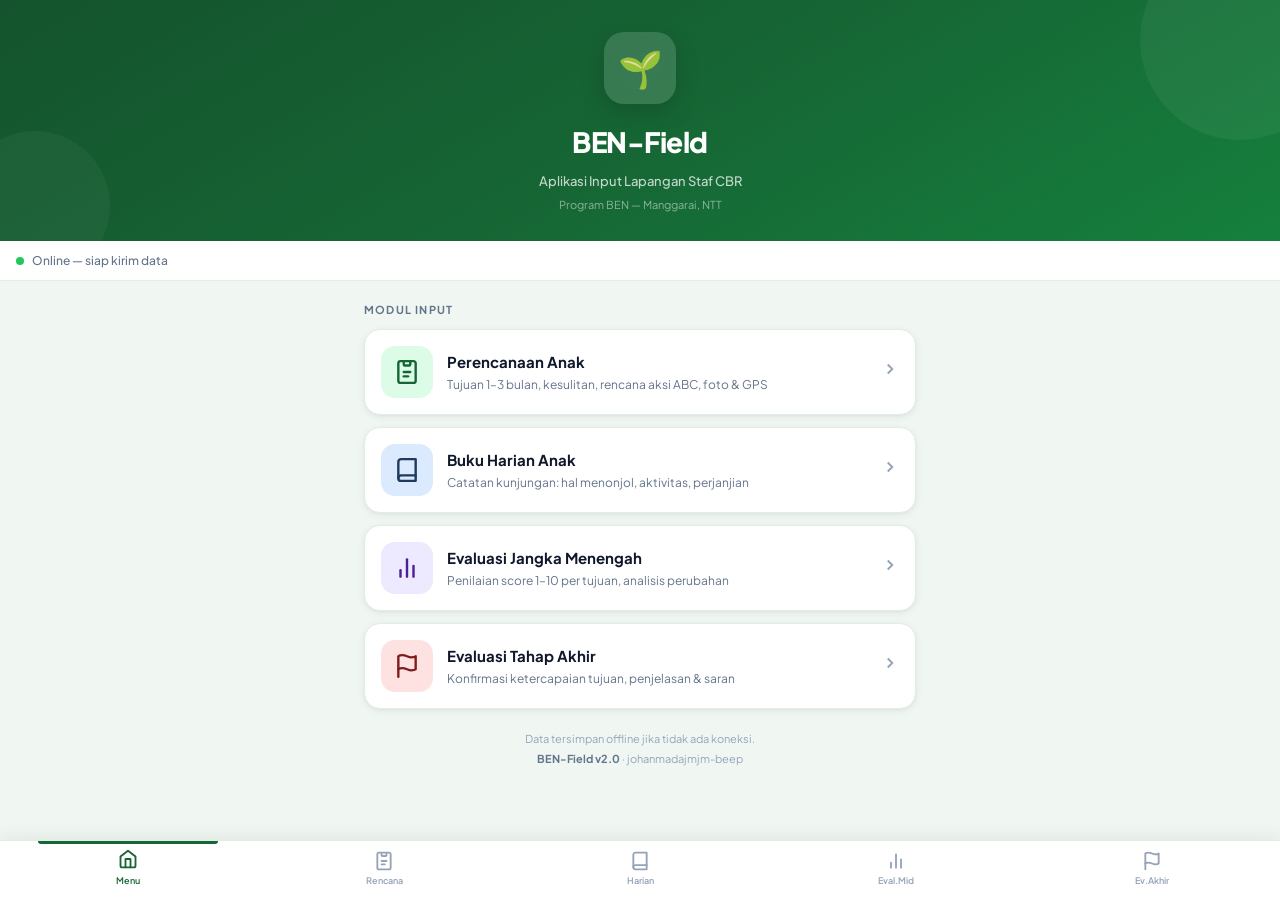
<file: index.html>
<!DOCTYPE html>
<html lang="id">
<head>
<meta charset="UTF-8">
<meta name="viewport" content="width=device-width, initial-scale=1.0, maximum-scale=1.0">
<meta name="mobile-web-app-capable" content="yes">
<meta name="theme-color" content="#14532D">
<title>BEN-Field</title>
<link rel="preconnect" href="https://fonts.googleapis.com">
<link rel="preconnect" href="https://fonts.gstatic.com" crossorigin>
<link href="https://fonts.googleapis.com/css2?family=Plus+Jakarta+Sans:wght@400;500;600;700;800&display=swap" rel="stylesheet">
<link rel="stylesheet" href="assets/css/shared.css">
<style>
body { padding-bottom: calc(68px + 24px) !important; }
.hero {
  background: linear-gradient(150deg, #14532D 0%, #166534 50%, #15803D 100%);
  padding: 32px 20px 28px;
  position: relative; overflow: hidden;
}
.hero::before {
  content:''; position:absolute; top:-60px; right:-60px;
  width:200px; height:200px; background:rgba(255,255,255,0.05); border-radius:50%;
}
.hero::after {
  content:''; position:absolute; bottom:-40px; left:-40px;
  width:150px; height:150px; background:rgba(255,255,255,0.04); border-radius:50%;
}
.hero-inner { position:relative; z-index:1; text-align:center; }
.hero-icon-wrap {
  width:72px; height:72px; margin:0 auto 16px;
  background:rgba(255,255,255,0.15);
  border-radius:20px; display:flex; align-items:center; justify-content:center;
  font-size:36px; backdrop-filter:blur(8px);
  box-shadow:0 8px 24px rgba(0,0,0,0.15);
}
.hero h1 { font-size:28px; font-weight:800; color:#fff; letter-spacing:-0.5px; margin-bottom:6px; }
.hero .tagline { font-size:13px; color:rgba(255,255,255,0.75); font-weight:500; }
.hero .program { font-size:11px; color:rgba(255,255,255,0.5); margin-top:4px; }

.status-row {
  display:flex; align-items:center; gap:8px;
  padding:10px 16px;
  background:#fff; border-bottom:1px solid var(--c-border);
  font-size:12px; font-weight:500; color:var(--c-text-muted);
}
.queue-pill {
  margin-left:auto; background:var(--c-amber); color:white;
  font-size:11px; font-weight:700; padding:4px 10px;
  border-radius:20px; display:none;
}
.queue-pill.show { display:block; }

.section-label {
  font-size:11px; font-weight:700; text-transform:uppercase;
  letter-spacing:1.2px; color:var(--c-text-muted); margin-bottom:10px;
}

.mod-card {
  background:var(--c-card); border-radius:var(--radius);
  border:1px solid var(--c-border); box-shadow:var(--shadow-sm);
  padding:16px; margin-bottom:12px;
  display:flex; align-items:center; gap:14px;
  text-decoration:none; color:var(--c-text);
  transition:all var(--transition);
  -webkit-tap-highlight-color:transparent;
}
.mod-card:hover { box-shadow:var(--shadow-md); transform:translateY(-1px); }
.mod-card:active { transform:scale(0.98); }

.mod-icon {
  width:52px; height:52px; border-radius:14px;
  display:flex; align-items:center; justify-content:center;
  flex-shrink:0;
}
.mod-icon.green  { background:#DCFCE7; color:#166534; }
.mod-icon.blue   { background:#DBEAFE; color:#1E3A5C; }
.mod-icon.purple { background:#EDE9FE; color:#4C1D95; }
.mod-icon.red    { background:#FEE2E2; color:#7F1D1D; }
.mod-icon svg    { width:26px; height:26px; }

.mod-text { flex:1; min-width:0; }
.mod-text h3 { font-size:15px; font-weight:700; margin-bottom:3px; }
.mod-text p  { font-size:12px; color:var(--c-text-muted); line-height:1.4; font-weight:400; }
.mod-arrow   { color:var(--c-text-soft); flex-shrink:0; }
.mod-arrow svg { width:18px; height:18px; }

.footer-note {
  text-align:center; font-size:11px; color:var(--c-text-soft);
  padding:8px 0 4px; line-height:1.8;
}
.footer-note strong { color:var(--c-text-muted); }
</style>
</head>
<body>
<div class="hero">
  <div class="hero-inner">
    <div class="hero-icon-wrap">🌱</div>
    <h1>BEN-Field</h1>
    <div class="tagline">Aplikasi Input Lapangan Staf CBR</div>
    <div class="program">Program BEN — Manggarai, NTT</div>
  </div>
</div>

<div class="status-row">
  <div class="status-dot" id="onlineDot"></div>
  <span id="onlineText">Memeriksa koneksi…</span>
  <div class="queue-pill" id="queuePill"></div>
</div>

<div class="main">
  <div class="section-label">Modul Input</div>

  <a class="mod-card" href="perencanaan-anak-ben.html">
    <div class="mod-icon green">
      <svg viewBox="0 0 24 24" fill="none" stroke="currentColor" stroke-width="2.2" stroke-linecap="round" stroke-linejoin="round"><rect x="9" y="2" width="6" height="4" rx="1"/><path d="M9 2H6a2 2 0 00-2 2v16a2 2 0 002 2h12a2 2 0 002-2V4a2 2 0 00-2-2h-3"/><line x1="9" y1="12" x2="15" y2="12"/><line x1="9" y1="16" x2="13" y2="16"/></svg>
    </div>
    <div class="mod-text">
      <h3>Perencanaan Anak</h3>
      <p>Tujuan 1–3 bulan, kesulitan, rencana aksi ABC, foto & GPS</p>
    </div>
    <div class="mod-arrow"><svg viewBox="0 0 24 24" fill="none" stroke="currentColor" stroke-width="2.5"><polyline points="9 18 15 12 9 6"/></svg></div>
  </a>

  <a class="mod-card" href="buku-harian.html">
    <div class="mod-icon blue">
      <svg viewBox="0 0 24 24" fill="none" stroke="currentColor" stroke-width="2.2" stroke-linecap="round" stroke-linejoin="round"><path d="M4 19.5A2.5 2.5 0 016.5 17H20"/><path d="M6.5 2H20v20H6.5A2.5 2.5 0 014 19.5v-15A2.5 2.5 0 016.5 2z"/></svg>
    </div>
    <div class="mod-text">
      <h3>Buku Harian Anak</h3>
      <p>Catatan kunjungan: hal menonjol, aktivitas, perjanjian</p>
    </div>
    <div class="mod-arrow"><svg viewBox="0 0 24 24" fill="none" stroke="currentColor" stroke-width="2.5"><polyline points="9 18 15 12 9 6"/></svg></div>
  </a>

  <a class="mod-card" href="evaluasi-menengah.html">
    <div class="mod-icon purple">
      <svg viewBox="0 0 24 24" fill="none" stroke="currentColor" stroke-width="2.2" stroke-linecap="round" stroke-linejoin="round"><line x1="18" y1="20" x2="18" y2="10"/><line x1="12" y1="20" x2="12" y2="4"/><line x1="6" y1="20" x2="6" y2="14"/></svg>
    </div>
    <div class="mod-text">
      <h3>Evaluasi Jangka Menengah</h3>
      <p>Penilaian score 1–10 per tujuan, analisis perubahan</p>
    </div>
    <div class="mod-arrow"><svg viewBox="0 0 24 24" fill="none" stroke="currentColor" stroke-width="2.5"><polyline points="9 18 15 12 9 6"/></svg></div>
  </a>

  <a class="mod-card" href="evaluasi-akhir.html">
    <div class="mod-icon red">
      <svg viewBox="0 0 24 24" fill="none" stroke="currentColor" stroke-width="2.2" stroke-linecap="round" stroke-linejoin="round"><path d="M4 15s1-1 4-1 5 2 8 2 4-1 4-1V3s-1 1-4 1-5-2-8-2-4 1-4 1z"/><line x1="4" y1="22" x2="4" y2="15"/></svg>
    </div>
    <div class="mod-text">
      <h3>Evaluasi Tahap Akhir</h3>
      <p>Konfirmasi ketercapaian tujuan, penjelasan & saran</p>
    </div>
    <div class="mod-arrow"><svg viewBox="0 0 24 24" fill="none" stroke="currentColor" stroke-width="2.5"><polyline points="9 18 15 12 9 6"/></svg></div>
  </a>

  <div class="footer-note">
    Data tersimpan offline jika tidak ada koneksi.<br>
    <strong>BEN-Field v2.0</strong> · johanmadajmjm-beep
  </div>
</div>

<script>
const QK=['ben_queue_perencanaan','ben_queue_buku_harian','ben_queue_eval_menengah','ben_queue_eval_akhir'];
function checkStatus(){
  const dot=document.getElementById('onlineDot');
  const txt=document.getElementById('onlineText');
  const pill=document.getElementById('queuePill');
  if(navigator.onLine){dot.className='status-dot';txt.textContent='Online — siap kirim data';}
  else{dot.className='status-dot offline';txt.textContent='Offline — data tersimpan lokal';}
  let t=0;QK.forEach(k=>{try{t+=JSON.parse(localStorage.getItem(k)||'[]').length;}catch{}});
  if(t>0){pill.textContent=t+' antrian belum terkirim';pill.classList.add('show');}
  else pill.classList.remove('show');
}
window.addEventListener('online',checkStatus);window.addEventListener('offline',checkStatus);
document.addEventListener('DOMContentLoaded',checkStatus);
</script>
<script>window.BEN_ACTIVE_NAV='nav-home';</script>
<script src="assets/js/nav.js"></script>
</body>
</html>
</file>
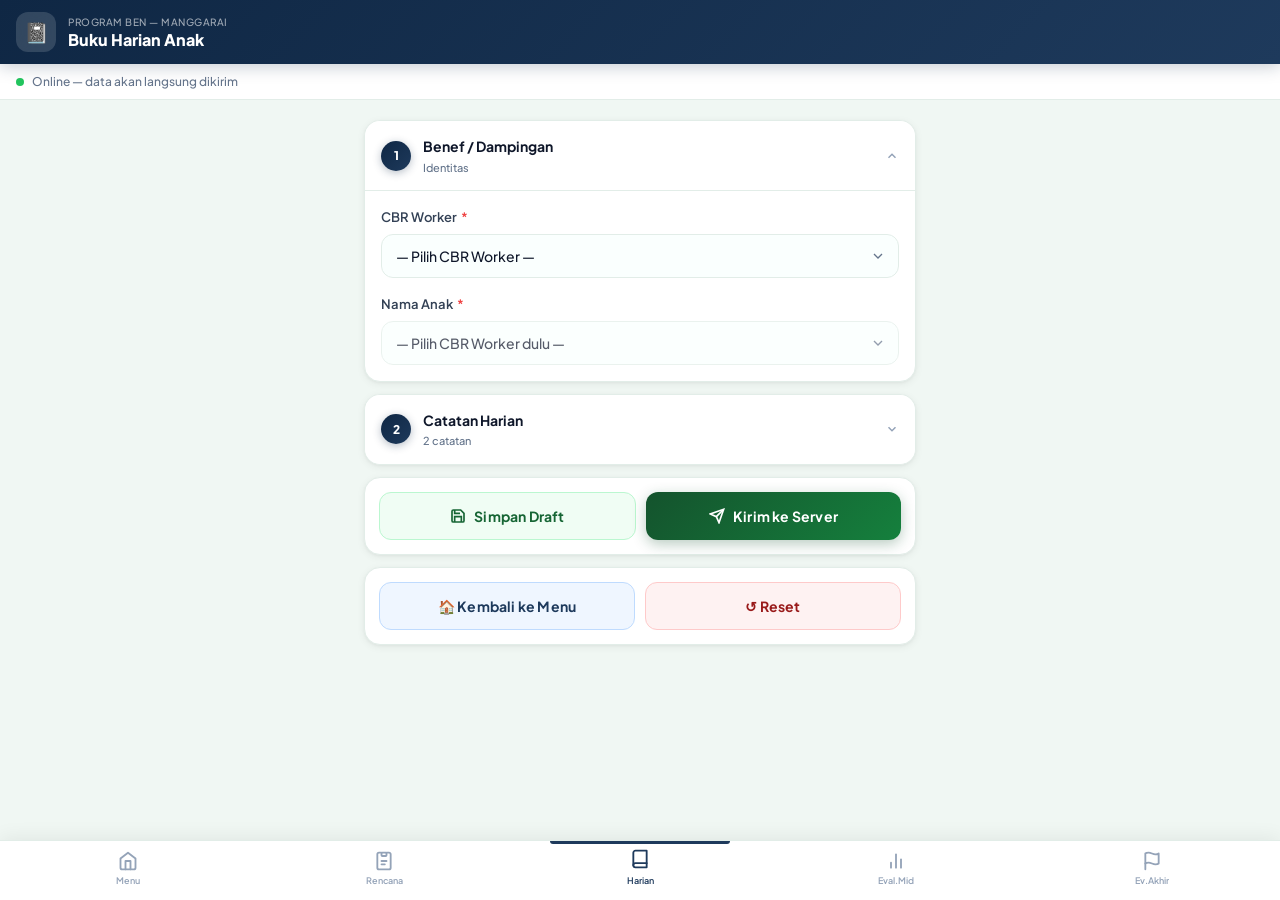
<file: buku-harian.html>
<!DOCTYPE html>
<html lang="id">
<head>
<meta charset="UTF-8">
<meta name="viewport" content="width=device-width, initial-scale=1.0, maximum-scale=1.0">
<meta name="mobile-web-app-capable" content="yes">
<meta name="theme-color" content="#0F2744">
<title>Buku Harian — BEN</title>
<link rel="preconnect" href="https://fonts.googleapis.com">
<link rel="preconnect" href="https://fonts.gstatic.com" crossorigin>
<link href="https://fonts.googleapis.com/css2?family=Plus+Jakarta+Sans:wght@400;500;600;700;800&display=swap" rel="stylesheet">
<link rel="stylesheet" href="assets/css/shared.css">
</head>
<body>
<script>
  window.BEN_MODULE = 'buku_harian';
  window.BEN_APPS_SCRIPT_URL = 'https://script.google.com/macros/s/AKfycbykXCG6hxn8xdQuv2BKAujYT5XGSCjTmJmxMLS1T3SeFqVAF3LK3G9Fxev-14rLw9WL/exec';
</script>

<div class="app-header h-blue">
  <div class="header-icon">📓</div>
  <div class="header-text">
    <div class="header-sub">Program BEN — Manggarai</div>
    <div class="header-title">Buku Harian Anak</div>
  </div>
  <div class="header-badge" id="queueBadge" onclick="openQueueModal()">
    <span class="dot"></span><span id="queueCount">0</span> antrian
  </div>
</div>
<div class="status-pill">
  <div class="status-dot" id="statusDot"></div>
  <span id="statusText">Memeriksa koneksi…</span>
</div>

<div class="main">

  <!-- IDENTITAS -->
  <div class="s-card">
    <div class="s-header open" id="shdr-s1" onclick="toggleSection('s1')">
      <div class="s-step blue">1</div>
      <div class="s-info"><div class="s-title">Benef / Dampingan</div><div class="s-sub">Identitas</div></div>
      <svg class="s-chevron open" id="schev-s1" width="14" height="14" viewBox="0 0 24 24" fill="none" stroke="currentColor" stroke-width="2.5"><polyline points="6 9 12 15 18 9"/></svg>
    </div>
    <div class="s-body open" id="sbody-s1">
      <div class="field">
        <label class="field-label">CBR Worker <span class="req">*</span></label>
        <select id="cbrWorker" onchange="onWorkerChange()"></select>
      </div>
      <div class="field">
        <label class="field-label">Nama Anak <span class="req">*</span></label>
        <select id="namaAnak" disabled><option value="">— Pilih CBR Worker dulu —</option></select>
      </div>
    </div>
  </div>

  <!-- CATATAN HARIAN -->
  <div class="s-card">
    <div class="s-header" id="shdr-s2" onclick="toggleSection('s2')">
      <div class="s-step blue">2</div>
      <div class="s-info"><div class="s-title">Catatan Harian</div><div class="s-sub" id="diaryCountLabel">2 catatan</div></div>
      <svg class="s-chevron" id="schev-s2" width="14" height="14" viewBox="0 0 24 24" fill="none" stroke="currentColor" stroke-width="2.5"><polyline points="6 9 12 15 18 9"/></svg>
    </div>
    <div class="s-body" id="sbody-s2">
      <div id="diaryList"></div>
      <button class="btn-add blue" onclick="addDiary()">
        <svg width="14" height="14" viewBox="0 0 24 24" fill="none" stroke="currentColor" stroke-width="2.5"><line x1="12" y1="5" x2="12" y2="19"/><line x1="5" y1="12" x2="19" y2="12"/></svg>
        Tambah Catatan Harian
      </button>
    </div>
  </div>

  <div class="progress-wrap" id="progressBar"><div class="progress-fill" id="progressFill"></div></div>

  <div class="action-bar">
    <button class="btn btn-secondary" onclick="handleDraft()">
      <svg width="16" height="16" viewBox="0 0 24 24" fill="none" stroke="currentColor" stroke-width="2.5"><path d="M19 21H5a2 2 0 01-2-2V5a2 2 0 012-2h11l5 5v11a2 2 0 01-2 2z"/><polyline points="17 21 17 13 7 13 7 21"/><polyline points="7 3 7 8 15 8"/></svg>
      Simpan Draft
    </button>
    <button class="btn btn-primary" id="btnSubmit" onclick="handleSubmit()">
      <svg width="16" height="16" viewBox="0 0 24 24" fill="none" stroke="currentColor" stroke-width="2.5"><line x1="22" y1="2" x2="11" y2="13"/><polygon points="22 2 15 22 11 13 2 9 22 2"/></svg>
      Kirim ke Server
    </button>
  </div>
  <div class="action-bar" style="margin-bottom:0;">
    <button class="btn btn-ghost" onclick="window.location.href='index.html'">🏠 Kembali ke Menu</button>
    <button class="btn btn-danger" onclick="confirmReset()">↺ Reset</button>
  </div>
</div>

<div class="toast" id="toast"></div>
<div class="modal-overlay" id="queueModal">
  <div class="modal-box">
    <div class="modal-handle"></div>
    <div class="modal-title">Antrian Pengiriman</div>
    <div id="queueList"></div>
    <button class="btn btn-primary" style="margin-top:16px;" onclick="submitAllQueue()">Kirim Semua Sekarang</button>
  </div>
</div>
<div class="confirm-overlay" id="confirmOverlay">
  <div class="confirm-box">
    <div class="confirm-icon">⚠️</div>
    <div class="confirm-title">Reset Form?</div>
    <div class="confirm-desc">Data yang belum tersimpan akan hilang.</div>
    <div class="confirm-btns">
      <button class="btn-cancel-c" onclick="closeConfirm()">Batal</button>
      <button class="btn-do-reset" onclick="doReset()">Ya, Reset</button>
    </div>
  </div>
</div>

<script src="assets/js/data.js"></script>
<script src="assets/js/shared.js"></script>
<script>
let diaryIds=[], diaryCount=0;
const GUIDE='<strong>Panduan:</strong> Hal menonjol (baik & tantangan) · 5W1H · Aktivitas di rumah · Perjanjian dengan petugas RBM · Pertanyaan untuk kunjungan berikutnya';

document.addEventListener('DOMContentLoaded',()=>{
  initChildrenData(()=>{
    populateWorkerSelect(document.getElementById('cbrWorker'));
    const d=loadDraft();
    if(d){restoreForm(d);showToast('Draft sebelumnya dimuat','t-warning');}
  });
  if(!diaryIds.length){addDiary();addDiary();}
  updateStatusBar();updateQueueBadge();
});

function onWorkerChange(){populateChildSelect(document.getElementById('cbrWorker').value,document.getElementById('namaAnak'));}

function addDiary(data){
  diaryCount++;
  const id='dr_'+Date.now()+'_'+diaryCount;
  diaryIds.push(id);
  const n=diaryIds.length;
  const block=document.createElement('div');
  block.className='diary-block';block.id='dblock_'+id;
  block.innerHTML=`
    <div class="diary-block-hdr" onclick="toggleDiary('${id}')">
      <div class="diary-num">${n}</div>
      <div class="diary-title">Catatan Harian ${n}</div>
      <button class="diary-remove" onclick="removeDiary('${id}',event)">✕</button>
      <svg class="diary-chev open" id="dchev_${id}" width="12" height="12" viewBox="0 0 24 24" fill="none" stroke="rgba(255,255,255,0.7)" stroke-width="2.5"><polyline points="6 9 12 15 18 9"/></svg>
    </div>
    <div class="diary-body open" id="dbody_${id}">
      <div class="info-box blue" style="margin-bottom:12px;">${GUIDE}</div>
      <div class="field"><label class="field-label">Tanggal</label><input type="date" id="dtgl_${id}"></div>
      <div class="field"><label class="field-label">Catatan</label><textarea id="disi_${id}" rows="5" placeholder="Tuliskan catatan di sini…"></textarea></div>
    </div>`;
  document.getElementById('diaryList').appendChild(block);
  if(data){if(data.tanggal)document.getElementById('dtgl_'+id).value=data.tanggal;if(data.isi)document.getElementById('disi_'+id).value=data.isi;}
  updateDiaryLabel();
}
function removeDiary(id,e){
  e.stopPropagation();
  if(diaryIds.length<=1){showToast('Minimal 1 catatan harus ada','t-error');return;}
  document.getElementById('dblock_'+id)?.remove();
  diaryIds=diaryIds.filter(x=>x!==id);
  renumberDiary();
}
function renumberDiary(){
  diaryIds.forEach((id,i)=>{
    const n=i+1;
    const el=document.querySelector('#dblock_'+id+' .diary-num');if(el)el.textContent=n;
    const tl=document.querySelector('#dblock_'+id+' .diary-title');if(tl)tl.textContent='Catatan Harian '+n;
  });
  updateDiaryLabel();
}
function updateDiaryLabel(){document.getElementById('diaryCountLabel').textContent=diaryIds.length+' catatan';}
function toggleDiary(id){const b=document.getElementById('dbody_'+id),c=document.getElementById('dchev_'+id);const o=b.classList.toggle('open');c.classList.toggle('open',o);}

function collect(){
  const w=document.getElementById('cbrWorker'),a=document.getElementById('namaAnak');
  return {
    timestamp:new Date().toISOString(),modul:'buku_harian',
    cbrWorkerValue:w.value,cbrWorkerLabel:w.options[w.selectedIndex]?.text||'',
    namaAnakValue:a.value,namaAnakLabel:a.options[a.selectedIndex]?.text||'',
    tanggal:diaryIds[0]?document.getElementById('dtgl_'+diaryIds[0])?.value||'':'',
    diaries:diaryIds.map((id,i)=>({nomor:i+1,tanggal:document.getElementById('dtgl_'+id)?.value||'',isi:(document.getElementById('disi_'+id)?.value||'').trim()}))
  };
}
function validate(d){
  if(!d.cbrWorkerValue) return 'CBR Worker belum dipilih.';
  if(!d.namaAnakValue)  return 'Nama Anak belum dipilih.';
  if(!d.diaries.some(x=>x.isi)) return 'Minimal 1 catatan harus diisi.';
  return null;
}
function restoreForm(d){
  if(!d)return;
  const w=document.getElementById('cbrWorker'),a=document.getElementById('namaAnak');
  if(d.cbrWorkerValue){w.value=d.cbrWorkerValue;populateChildSelect(d.cbrWorkerValue,a);setTimeout(()=>{if(d.namaAnakValue)a.value=d.namaAnakValue;},50);}
  if(d.diaries&&d.diaries.length>0){document.getElementById('diaryList').innerHTML='';diaryIds=[];diaryCount=0;d.diaries.forEach(di=>addDiary(di));}
}
function handleDraft(){const d=collect(),e=validate(d);if(e){showToast('⚠️ '+e,'t-error');return;}saveDraft(d);showToast('Draft tersimpan','t-success');}
function handleSubmit(){const d=collect(),e=validate(d);if(e){showToast('⚠️ '+e,'t-error');return;}doSubmit(d,doReset);}
function doReset(){
  closeConfirm();clearDraft();
  document.getElementById('cbrWorker').value='';
  const a=document.getElementById('namaAnak');a.innerHTML='<option value="">— Pilih CBR Worker dulu —</option>';a.disabled=true;
  document.getElementById('diaryList').innerHTML='';diaryIds=[];diaryCount=0;addDiary();addDiary();
  window.scrollTo(0,0);showToast('Form dikosongkan','');
}
</script>
<script>window.BEN_ACTIVE_NAV='nav-harian';</script>
<script src="assets/js/nav.js"></script>
</body>
</html>
</file>
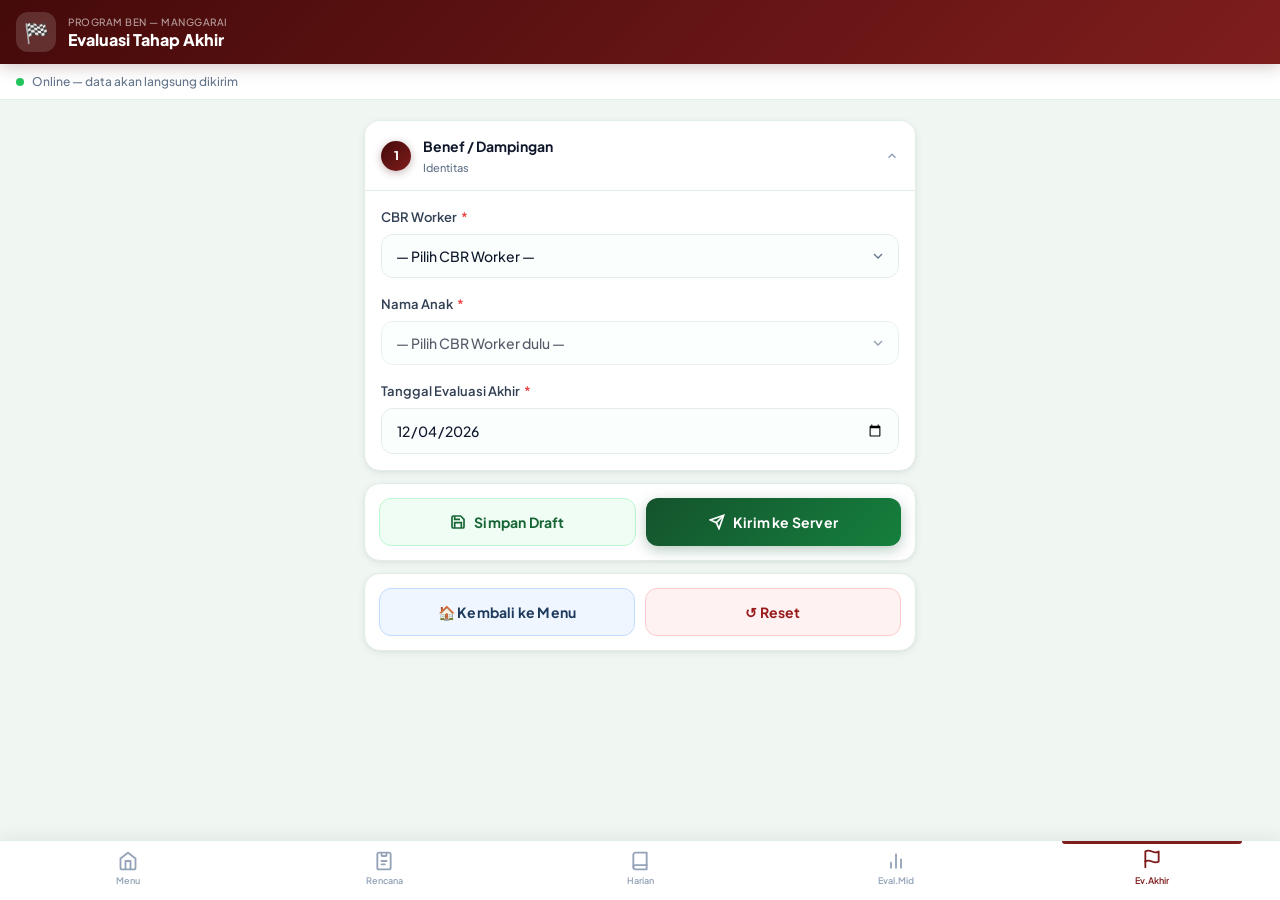
<file: evaluasi-akhir.html>
<!DOCTYPE html>
<html lang="id">
<head>
<meta charset="UTF-8">
<meta name="viewport" content="width=device-width, initial-scale=1.0, maximum-scale=1.0">
<meta name="mobile-web-app-capable" content="yes">
<meta name="theme-color" content="#450A0A">
<title>Evaluasi Akhir — BEN</title>
<link rel="preconnect" href="https://fonts.googleapis.com">
<link rel="preconnect" href="https://fonts.gstatic.com" crossorigin>
<link href="https://fonts.googleapis.com/css2?family=Plus+Jakarta+Sans:wght@400;500;600;700;800&display=swap" rel="stylesheet">
<link rel="stylesheet" href="assets/css/shared.css">
</head>
<body>
<script>
  window.BEN_MODULE = 'eval_akhir';
  window.BEN_APPS_SCRIPT_URL = 'https://script.google.com/macros/s/AKfycbykXCG6hxn8xdQuv2BKAujYT5XGSCjTmJmxMLS1T3SeFqVAF3LK3G9Fxev-14rLw9WL/exec';
</script>

<div class="app-header h-red">
  <div class="header-icon">🏁</div>
  <div class="header-text">
    <div class="header-sub">Program BEN — Manggarai</div>
    <div class="header-title">Evaluasi Tahap Akhir</div>
  </div>
  <div class="header-badge" id="queueBadge" onclick="openQueueModal()">
    <span class="dot"></span><span id="queueCount">0</span> antrian
  </div>
</div>
<div class="status-pill">
  <div class="status-dot" id="statusDot"></div>
  <span id="statusText">Memeriksa koneksi…</span>
</div>

<div class="main">
  <div class="s-card">
    <div class="s-header open" id="shdr-s1" onclick="toggleSection('s1')">
      <div class="s-step red">1</div>
      <div class="s-info"><div class="s-title">Benef / Dampingan</div><div class="s-sub">Identitas</div></div>
      <svg class="s-chevron open" id="schev-s1" width="14" height="14" viewBox="0 0 24 24" fill="none" stroke="currentColor" stroke-width="2.5"><polyline points="6 9 12 15 18 9"/></svg>
    </div>
    <div class="s-body open" id="sbody-s1">
      <div class="field"><label class="field-label">CBR Worker <span class="req">*</span></label><select id="cbrWorker" onchange="onWorkerChange()"></select></div>
      <div class="field"><label class="field-label">Nama Anak <span class="req">*</span></label><select id="namaAnak" disabled onchange="onAnakChange()"><option value="">— Pilih CBR Worker dulu —</option></select></div>
      <div class="field"><label class="field-label">Tanggal Evaluasi Akhir <span class="req">*</span></label><input type="date" id="tanggal"></div>
    </div>
  </div>

  <div id="evalContainer"></div>

  <div class="progress-wrap" id="progressBar"><div class="progress-fill" id="progressFill"></div></div>
  <div class="action-bar">
    <button class="btn btn-secondary" onclick="handleDraft()">
      <svg width="16" height="16" viewBox="0 0 24 24" fill="none" stroke="currentColor" stroke-width="2.5"><path d="M19 21H5a2 2 0 01-2-2V5a2 2 0 012-2h11l5 5v11a2 2 0 01-2 2z"/><polyline points="17 21 17 13 7 13 7 21"/><polyline points="7 3 7 8 15 8"/></svg>
      Simpan Draft
    </button>
    <button class="btn btn-primary" id="btnSubmit" onclick="handleSubmit()">
      <svg width="16" height="16" viewBox="0 0 24 24" fill="none" stroke="currentColor" stroke-width="2.5"><line x1="22" y1="2" x2="11" y2="13"/><polygon points="22 2 15 22 11 13 2 9 22 2"/></svg>
      Kirim ke Server
    </button>
  </div>
  <div class="action-bar" style="margin-bottom:0;">
    <button class="btn btn-ghost" onclick="window.location.href='index.html'">🏠 Kembali ke Menu</button>
    <button class="btn btn-danger" onclick="confirmReset()">↺ Reset</button>
  </div>
</div>

<div class="toast" id="toast"></div>
<div class="modal-overlay" id="queueModal">
  <div class="modal-box">
    <div class="modal-handle"></div>
    <div class="modal-title">Antrian Pengiriman</div>
    <div id="queueList"></div>
    <button class="btn btn-primary" style="margin-top:16px;" onclick="submitAllQueue()">Kirim Semua Sekarang</button>
  </div>
</div>
<div class="confirm-overlay" id="confirmOverlay">
  <div class="confirm-box">
    <div class="confirm-icon">⚠️</div>
    <div class="confirm-title">Reset Form?</div>
    <div class="confirm-desc">Data yang belum tersimpan akan hilang.</div>
    <div class="confirm-btns">
      <button class="btn-cancel-c" onclick="closeConfirm()">Batal</button>
      <button class="btn-do-reset" onclick="doReset()">Ya, Reset</button>
    </div>
  </div>
</div>

<script src="assets/js/data.js"></script>
<script src="assets/js/shared.js"></script>
<script>
let ynState={}, tujuanDariRencana=[];

document.addEventListener('DOMContentLoaded',()=>{
  initChildrenData(()=>{
    populateWorkerSelect(document.getElementById('cbrWorker'));
    const d=loadDraft();
    if(d){restoreForm(d);showToast('Draft sebelumnya dimuat','t-warning');}
  });
  document.getElementById('tanggal').value=new Date().toISOString().split('T')[0];
  updateStatusBar();updateQueueBadge();
});

function onWorkerChange(){populateChildSelect(document.getElementById('cbrWorker').value,document.getElementById('namaAnak'));}
function onAnakChange(){loadTujuanDariRencana(document.getElementById('namaAnak').value);}

function loadTujuanDariRencana(anakVal){
  let tj=[];
  try{const raw=localStorage.getItem('ben_draft_perencanaan_'+anakVal);if(raw)tj=(JSON.parse(raw).tujuan||[]).filter(t=>t.tujuan);}catch{}
  tujuanDariRencana=tj;buildEvalSections(tj);
}

function buildEvalSections(tujuan){
  const list=tujuan.length>0?tujuan:[{nomor:1,tujuan:''},{nomor:2,tujuan:''},{nomor:3,tujuan:''}];
  ynState={};
  document.getElementById('evalContainer').innerHTML=list.map((t,i)=>{
    const n=i+1;
    const ref=t.tujuan
      ?`<div class="info-box red" style="margin-bottom:14px;"><strong>📌 Tujuan ${n} dari Perencanaan</strong><br>${t.tujuan}</div>`
      :`<div class="info-box amber" style="margin-bottom:14px;">⚠️ Belum ada data perencanaan untuk tujuan ${n}.</div>`;
    return `<div class="s-card">
      <div class="s-header" id="shdr-t${n}" onclick="toggleSection('t${n}')">
        <div class="s-step red">${n+1}</div>
        <div class="s-info">
          <div class="s-title">Evaluasi Akhir Tujuan ${n}</div>
          <div class="s-sub">${t.tujuan?t.tujuan.slice(0,40)+(t.tujuan.length>40?'…':''):'Apakah tujuan tercapai?'}</div>
        </div>
        <svg class="s-chevron" id="schev-t${n}" width="14" height="14" viewBox="0 0 24 24" fill="none" stroke="currentColor" stroke-width="2.5"><polyline points="6 9 12 15 18 9"/></svg>
      </div>
      <div class="s-body" id="sbody-t${n}">
        ${ref}
        <div class="field">
          <label class="field-label">Apakah Tujuan ${n} sudah tercapai?</label>
          <div class="yn-wrap">
            <button class="yn-btn" id="btn_ya_${n}" onclick="setYN(${n},'ya')">✅ Ya, Tercapai</button>
            <button class="yn-btn" id="btn_tidak_${n}" onclick="setYN(${n},'tidak')">❌ Belum Tercapai</button>
          </div>
          <div class="cond-field" id="cond_ya_${n}">
            <div class="achieved-banner">🎉 Tujuan ${n} berhasil tercapai!</div>
            <div class="field"><label class="field-label">Jelaskan pencapaian ini</label><textarea id="jya_${n}" rows="3" placeholder="Ceritakan bagaimana tujuan ini berhasil dicapai…"></textarea></div>
          </div>
          <div class="cond-field" id="cond_tidak_${n}">
            <div class="field"><label class="field-label">Mengapa belum tercapai?</label><textarea id="jtdk_${n}" rows="3" placeholder="Jelaskan kendala atau hambatan…"></textarea></div>
          </div>
        </div>
        <div class="field"><label class="field-label">Saran ke depan</label><textarea id="saran_${n}" rows="3" placeholder="Tuliskan saran atau rekomendasi…"></textarea></div>
      </div>
    </div>`;
  }).join('');
}

function setYN(n,val){
  ynState[n]=val;
  document.getElementById('btn_ya_'+n).className='yn-btn'+(val==='ya'?' ya':'');
  document.getElementById('btn_tidak_'+n).className='yn-btn'+(val==='tidak'?' tidak':'');
  document.getElementById('cond_ya_'+n).classList.toggle('show',val==='ya');
  document.getElementById('cond_tidak_'+n).classList.toggle('show',val==='tidak');
}
function getTujuanCount(){return document.getElementById('evalContainer').querySelectorAll('.s-card').length;}
function collect(){
  const w=document.getElementById('cbrWorker'),a=document.getElementById('namaAnak');
  const count=getTujuanCount(),tujuan=[];
  for(let n=1;n<=count;n++){
    tujuan.push({nomor:n,tujuanRencana:tujuanDariRencana[n-1]?.tujuan||'',tercapai:ynState[n]||null,
      jelaskan_ya:(document.getElementById('jya_'+n)?.value||'').trim(),
      jelaskan_tdk:(document.getElementById('jtdk_'+n)?.value||'').trim(),
      saran:(document.getElementById('saran_'+n)?.value||'').trim()});
  }
  return {timestamp:new Date().toISOString(),modul:'eval_akhir',
    cbrWorkerValue:w.value,cbrWorkerLabel:w.options[w.selectedIndex]?.text||'',
    namaAnakValue:a.value,namaAnakLabel:a.options[a.selectedIndex]?.text||'',
    tanggal:document.getElementById('tanggal').value,tujuan};
}
function validate(d){
  if(!d.cbrWorkerValue) return 'CBR Worker belum dipilih.';
  if(!d.namaAnakValue)  return 'Nama Anak belum dipilih.';
  if(!d.tanggal)        return 'Tanggal belum diisi.';
  return null;
}
function restoreForm(d){
  if(!d)return;
  const w=document.getElementById('cbrWorker'),a=document.getElementById('namaAnak');
  if(d.cbrWorkerValue){w.value=d.cbrWorkerValue;populateChildSelect(d.cbrWorkerValue,a);
    setTimeout(()=>{if(d.namaAnakValue){a.value=d.namaAnakValue;loadTujuanDariRencana(d.namaAnakValue);
      setTimeout(()=>{(d.tujuan||[]).forEach(t=>{const n=t.nomor;
        if(t.tercapai)setYN(n,t.tercapai);
        if(t.jelaskan_ya){const el=document.getElementById('jya_'+n);if(el)el.value=t.jelaskan_ya;}
        if(t.jelaskan_tdk){const el=document.getElementById('jtdk_'+n);if(el)el.value=t.jelaskan_tdk;}
        if(t.saran){const el=document.getElementById('saran_'+n);if(el)el.value=t.saran;}
      });},200);
    }},50);
  }
  if(d.tanggal)document.getElementById('tanggal').value=d.tanggal;
}
function handleDraft(){const d=collect(),e=validate(d);if(e){showToast('⚠️ '+e,'t-error');return;}saveDraft(d);showToast('Draft tersimpan','t-success');}
function handleSubmit(){const d=collect(),e=validate(d);if(e){showToast('⚠️ '+e,'t-error');return;}doSubmit(d,doReset);}
function doReset(){
  closeConfirm();clearDraft();
  document.getElementById('cbrWorker').value='';
  const a=document.getElementById('namaAnak');a.innerHTML='<option value="">— Pilih CBR Worker dulu —</option>';a.disabled=true;
  document.getElementById('tanggal').value=new Date().toISOString().split('T')[0];
  buildEvalSections([]);ynState={};window.scrollTo(0,0);showToast('Form dikosongkan','');
}
</script>
<script>window.BEN_ACTIVE_NAV='nav-akhir';</script>
<script src="assets/js/nav.js"></script>
</body>
</html>
</file>
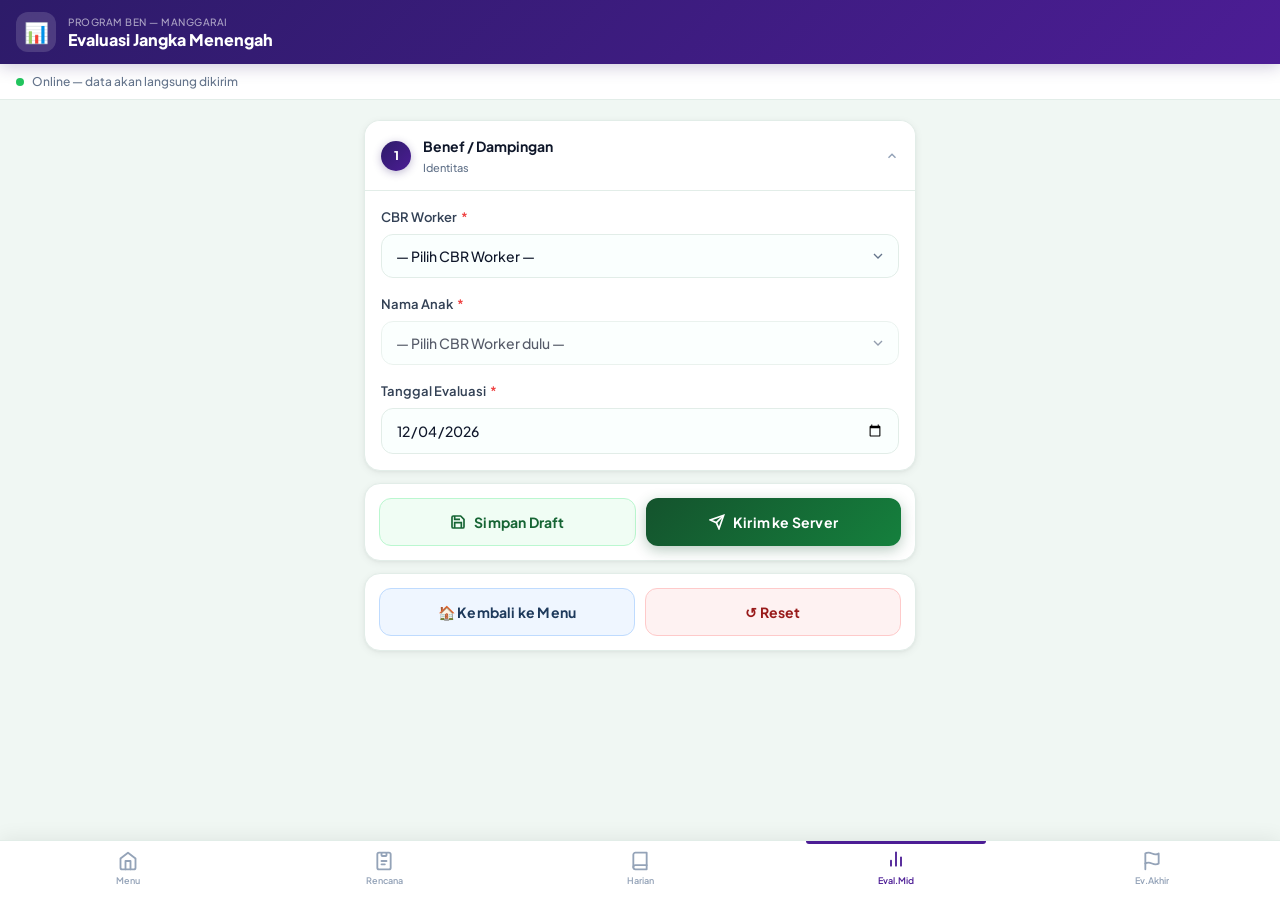
<file: evaluasi-menengah.html>
<!DOCTYPE html>
<html lang="id">
<head>
<meta charset="UTF-8">
<meta name="viewport" content="width=device-width, initial-scale=1.0, maximum-scale=1.0">
<meta name="mobile-web-app-capable" content="yes">
<meta name="theme-color" content="#2D1B69">
<title>Evaluasi Menengah — BEN</title>
<link rel="preconnect" href="https://fonts.googleapis.com">
<link rel="preconnect" href="https://fonts.gstatic.com" crossorigin>
<link href="https://fonts.googleapis.com/css2?family=Plus+Jakarta+Sans:wght@400;500;600;700;800&display=swap" rel="stylesheet">
<link rel="stylesheet" href="assets/css/shared.css">
</head>
<body>
<script>
  window.BEN_MODULE = 'eval_menengah';
  window.BEN_APPS_SCRIPT_URL = 'https://script.google.com/macros/s/AKfycbykXCG6hxn8xdQuv2BKAujYT5XGSCjTmJmxMLS1T3SeFqVAF3LK3G9Fxev-14rLw9WL/exec';
</script>

<div class="app-header h-purple">
  <div class="header-icon">📊</div>
  <div class="header-text">
    <div class="header-sub">Program BEN — Manggarai</div>
    <div class="header-title">Evaluasi Jangka Menengah</div>
  </div>
  <div class="header-badge" id="queueBadge" onclick="openQueueModal()">
    <span class="dot"></span><span id="queueCount">0</span> antrian
  </div>
</div>
<div class="status-pill">
  <div class="status-dot" id="statusDot"></div>
  <span id="statusText">Memeriksa koneksi…</span>
</div>

<div class="main">
  <div class="s-card">
    <div class="s-header open" id="shdr-s1" onclick="toggleSection('s1')">
      <div class="s-step purple">1</div>
      <div class="s-info"><div class="s-title">Benef / Dampingan</div><div class="s-sub">Identitas</div></div>
      <svg class="s-chevron open" id="schev-s1" width="14" height="14" viewBox="0 0 24 24" fill="none" stroke="currentColor" stroke-width="2.5"><polyline points="6 9 12 15 18 9"/></svg>
    </div>
    <div class="s-body open" id="sbody-s1">
      <div class="field"><label class="field-label">CBR Worker <span class="req">*</span></label><select id="cbrWorker" onchange="onWorkerChange()"></select></div>
      <div class="field"><label class="field-label">Nama Anak <span class="req">*</span></label><select id="namaAnak" disabled onchange="onAnakChange()"><option value="">— Pilih CBR Worker dulu —</option></select></div>
      <div class="field"><label class="field-label">Tanggal Evaluasi <span class="req">*</span></label><input type="date" id="tanggal"></div>
    </div>
  </div>

  <div id="evalContainer"></div>

  <div class="progress-wrap" id="progressBar"><div class="progress-fill" id="progressFill"></div></div>
  <div class="action-bar">
    <button class="btn btn-secondary" onclick="handleDraft()">
      <svg width="16" height="16" viewBox="0 0 24 24" fill="none" stroke="currentColor" stroke-width="2.5"><path d="M19 21H5a2 2 0 01-2-2V5a2 2 0 012-2h11l5 5v11a2 2 0 01-2 2z"/><polyline points="17 21 17 13 7 13 7 21"/><polyline points="7 3 7 8 15 8"/></svg>
      Simpan Draft
    </button>
    <button class="btn btn-primary" id="btnSubmit" onclick="handleSubmit()">
      <svg width="16" height="16" viewBox="0 0 24 24" fill="none" stroke="currentColor" stroke-width="2.5"><line x1="22" y1="2" x2="11" y2="13"/><polygon points="22 2 15 22 11 13 2 9 22 2"/></svg>
      Kirim ke Server
    </button>
  </div>
  <div class="action-bar" style="margin-bottom:0;">
    <button class="btn btn-ghost" onclick="window.location.href='index.html'">🏠 Kembali ke Menu</button>
    <button class="btn btn-danger" onclick="confirmReset()">↺ Reset</button>
  </div>
</div>

<div class="toast" id="toast"></div>
<div class="modal-overlay" id="queueModal">
  <div class="modal-box">
    <div class="modal-handle"></div>
    <div class="modal-title">Antrian Pengiriman</div>
    <div id="queueList"></div>
    <button class="btn btn-primary" style="margin-top:16px;" onclick="submitAllQueue()">Kirim Semua Sekarang</button>
  </div>
</div>
<div class="confirm-overlay" id="confirmOverlay">
  <div class="confirm-box">
    <div class="confirm-icon">⚠️</div>
    <div class="confirm-title">Reset Form?</div>
    <div class="confirm-desc">Data yang belum tersimpan akan hilang.</div>
    <div class="confirm-btns">
      <button class="btn-cancel-c" onclick="closeConfirm()">Batal</button>
      <button class="btn-do-reset" onclick="doReset()">Ya, Reset</button>
    </div>
  </div>
</div>

<script src="assets/js/data.js"></script>
<script src="assets/js/shared.js"></script>
<script>
let tujuanDariRencana=[];

document.addEventListener('DOMContentLoaded',()=>{
  initChildrenData(()=>{
    populateWorkerSelect(document.getElementById('cbrWorker'));
    const d=loadDraft();
    if(d){restoreForm(d);showToast('Draft sebelumnya dimuat','t-warning');}
  });
  document.getElementById('tanggal').value=new Date().toISOString().split('T')[0];
  updateStatusBar();updateQueueBadge();
});

function onWorkerChange(){populateChildSelect(document.getElementById('cbrWorker').value,document.getElementById('namaAnak'));}
function onAnakChange(){loadTujuanDariRencana(document.getElementById('namaAnak').value);}

function loadTujuanDariRencana(anakVal){
  let tj=[];
  try{const raw=localStorage.getItem('ben_draft_perencanaan_'+anakVal);if(raw)tj=(JSON.parse(raw).tujuan||[]).filter(t=>t.tujuan);}catch{}
  tujuanDariRencana=tj;
  buildEvalSections(tj);
}

function buildEvalSections(tujuan){
  const list=tujuan.length>0?tujuan:[{nomor:1,tujuan:''},{nomor:2,tujuan:''},{nomor:3,tujuan:''}];
  document.getElementById('evalContainer').innerHTML=list.map((t,i)=>{
    const n=i+1;
    const ref=t.tujuan
      ?`<div class="info-box purple" style="margin-bottom:14px;"><strong>📌 Tujuan ${n} dari Perencanaan</strong><br>${t.tujuan}</div>`
      :`<div class="info-box amber" style="margin-bottom:14px;">⚠️ Belum ada data perencanaan untuk tujuan ${n}. Pastikan draft perencanaan anak ini sudah disimpan.</div>`;
    return `<div class="s-card">
      <div class="s-header" id="shdr-t${n}" onclick="toggleSection('t${n}')">
        <div class="s-step purple">${n+1}</div>
        <div class="s-info">
          <div class="s-title">Evaluasi Tujuan ${n}</div>
          <div class="s-sub">${t.tujuan?t.tujuan.slice(0,40)+(t.tujuan.length>40?'…':''):'Penilaian pencapaian'}</div>
        </div>
        <svg class="s-chevron" id="schev-t${n}" width="14" height="14" viewBox="0 0 24 24" fill="none" stroke="currentColor" stroke-width="2.5"><polyline points="6 9 12 15 18 9"/></svg>
      </div>
      <div class="s-body" id="sbody-t${n}">
        ${ref}
        <div class="field">
          <label class="field-label">Score Keberhasilan (1–10)</label>
          <div class="info-box purple" style="margin-bottom:10px;font-size:11px;">
            <span style="margin-right:8px;">1–4 = Kurang</span>·<span style="margin:0 8px;">5–7 = Cukup</span>·<span style="margin-left:8px;">8–10 = Sangat Baik</span>
          </div>
          <div class="score-wrap">
            <input type="number" id="score_${n}" min="1" max="10" placeholder="—"
              oninput="this.value=Math.min(10,Math.max(1,this.value||''));updateScore(${n})">
            <div class="score-pill" id="scorePill_${n}">—</div>
          </div>
        </div>
        <div class="field"><label class="field-label">Jelaskan mengapa memilih score ini</label><textarea id="alasan_${n}" rows="3" placeholder="Alasan pemilihan score…"></textarea></div>
        <div class="field"><label class="field-label">Apa yang sudah berubah?</label><textarea id="perubahan_${n}" rows="3" placeholder="Perubahan yang terjadi…"></textarea></div>
        <div class="field"><label class="field-label">Disebabkan oleh apa dan siapa?</label><textarea id="penyebab_${n}" rows="3" placeholder="Penyebab perubahan…"></textarea></div>
        <div class="field"><label class="field-label">Jika belum sesuai harapan — apa yang harus dikerjakan lagi?</label><textarea id="tindaklanjut_${n}" rows="3" placeholder="Tindak lanjut…"></textarea></div>
      </div>
    </div>`;
  }).join('');
}

function updateScore(n){
  const v=parseInt(document.getElementById('score_'+n)?.value)||0;
  const pill=document.getElementById('scorePill_'+n);
  if(!pill)return;
  if(!v){pill.textContent='—';pill.className='score-pill';return;}
  if(v>=8){pill.textContent=v+' — Sangat Baik';pill.className='score-pill';}
  else if(v>=5){pill.textContent=v+' — Cukup';pill.className='score-pill mid';}
  else{pill.textContent=v+' — Perlu Perhatian';pill.className='score-pill low';}
}

function getTujuanCount(){return document.getElementById('evalContainer').querySelectorAll('.s-card').length;}

function collect(){
  const w=document.getElementById('cbrWorker'),a=document.getElementById('namaAnak');
  const count=getTujuanCount();
  const tujuan=[];
  for(let n=1;n<=count;n++){
    tujuan.push({nomor:n,tujuanRencana:tujuanDariRencana[n-1]?.tujuan||'',
      score:parseInt(document.getElementById('score_'+n)?.value)||null,
      alasan:(document.getElementById('alasan_'+n)?.value||'').trim(),
      perubahan:(document.getElementById('perubahan_'+n)?.value||'').trim(),
      penyebab:(document.getElementById('penyebab_'+n)?.value||'').trim(),
      tindaklanjut:(document.getElementById('tindaklanjut_'+n)?.value||'').trim()});
  }
  return {timestamp:new Date().toISOString(),modul:'eval_menengah',
    cbrWorkerValue:w.value,cbrWorkerLabel:w.options[w.selectedIndex]?.text||'',
    namaAnakValue:a.value,namaAnakLabel:a.options[a.selectedIndex]?.text||'',
    tanggal:document.getElementById('tanggal').value,tujuan};
}
function validate(d){
  if(!d.cbrWorkerValue) return 'CBR Worker belum dipilih.';
  if(!d.namaAnakValue)  return 'Nama Anak belum dipilih.';
  if(!d.tanggal)        return 'Tanggal belum diisi.';
  return null;
}
function restoreForm(d){
  if(!d)return;
  const w=document.getElementById('cbrWorker'),a=document.getElementById('namaAnak');
  if(d.cbrWorkerValue){w.value=d.cbrWorkerValue;populateChildSelect(d.cbrWorkerValue,a);
    setTimeout(()=>{if(d.namaAnakValue){a.value=d.namaAnakValue;loadTujuanDariRencana(d.namaAnakValue);
      setTimeout(()=>{(d.tujuan||[]).forEach(t=>{const n=t.nomor;
        if(t.score){document.getElementById('score_'+n).value=t.score;updateScore(n);}
        ['alasan','perubahan','penyebab','tindaklanjut'].forEach(f=>{const el=document.getElementById(f+'_'+n);if(el&&t[f])el.value=t[f];});
      });},200);
    }},50);
  }
  if(d.tanggal)document.getElementById('tanggal').value=d.tanggal;
}
function handleDraft(){const d=collect(),e=validate(d);if(e){showToast('⚠️ '+e,'t-error');return;}saveDraft(d);showToast('Draft tersimpan','t-success');}
function handleSubmit(){const d=collect(),e=validate(d);if(e){showToast('⚠️ '+e,'t-error');return;}doSubmit(d,doReset);}
function doReset(){
  closeConfirm();clearDraft();
  document.getElementById('cbrWorker').value='';
  const a=document.getElementById('namaAnak');a.innerHTML='<option value="">— Pilih CBR Worker dulu —</option>';a.disabled=true;
  document.getElementById('tanggal').value=new Date().toISOString().split('T')[0];
  buildEvalSections([]);window.scrollTo(0,0);showToast('Form dikosongkan','');
}
</script>
<script>window.BEN_ACTIVE_NAV='nav-menengah';</script>
<script src="assets/js/nav.js"></script>
</body>
</html>
</file>
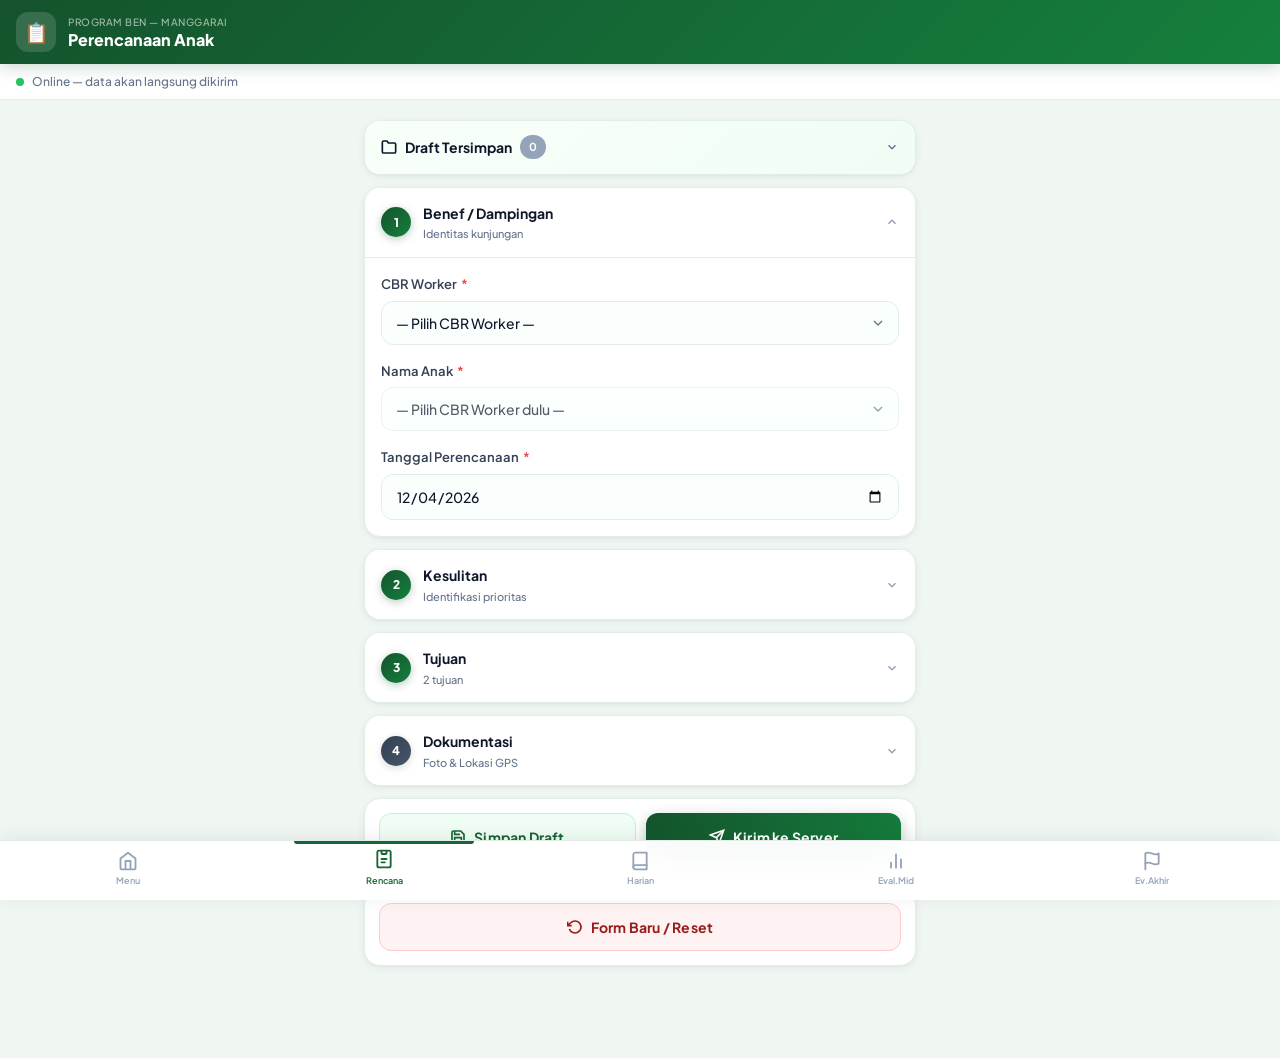
<file: perencanaan-anak-ben.html>
<!DOCTYPE html>
<html lang="id">
<head>
<meta charset="UTF-8">
<meta name="viewport" content="width=device-width, initial-scale=1.0, maximum-scale=1.0">
<meta name="mobile-web-app-capable" content="yes">
<meta name="theme-color" content="#14532D">
<title>Perencanaan Anak — BEN</title>
<link rel="preconnect" href="https://fonts.googleapis.com">
<link rel="preconnect" href="https://fonts.gstatic.com" crossorigin>
<link href="https://fonts.googleapis.com/css2?family=Plus+Jakarta+Sans:wght@400;500;600;700;800&display=swap" rel="stylesheet">
<link rel="stylesheet" href="assets/css/shared.css">
</head>
<body>
<script>
  window.BEN_MODULE = 'perencanaan';
  window.BEN_APPS_SCRIPT_URL = 'https://script.google.com/macros/s/AKfycbykXCG6hxn8xdQuv2BKAujYT5XGSCjTmJmxMLS1T3SeFqVAF3LK3G9Fxev-14rLw9WL/exec';
</script>

<div class="app-header">
  <div class="header-icon">📋</div>
  <div class="header-text">
    <div class="header-sub">Program BEN — Manggarai</div>
    <div class="header-title">Perencanaan Anak</div>
  </div>
  <div class="header-badge" id="queueBadge" onclick="openQueueModal()">
    <span class="dot"></span><span id="queueCount">0</span> antrian
  </div>
</div>
<div class="status-pill">
  <div class="status-dot" id="statusDot"></div>
  <span id="statusText">Memeriksa koneksi…</span>
</div>

<div class="main">

  <!-- DRAFT MANAGER -->
  <div class="draft-manager">
    <div class="draft-manager-hdr" id="draftMgrHdr" onclick="toggleDraftMgr()">
      <div class="draft-manager-title">
        <svg width="16" height="16" viewBox="0 0 24 24" fill="none" stroke="currentColor" stroke-width="2.5"><path d="M22 19a2 2 0 01-2 2H4a2 2 0 01-2-2V5a2 2 0 012-2h5l2 3h9a2 2 0 012 2z"/></svg>
        Draft Tersimpan
        <span class="draft-count" id="draftCountBadge">0</span>
      </div>
      <svg id="draftChev" width="14" height="14" viewBox="0 0 24 24" fill="none" stroke="#64748B" stroke-width="2.5" style="transition:transform 0.2s;flex-shrink:0"><polyline points="6 9 12 15 18 9"/></svg>
    </div>
    <div class="draft-body" id="draftBody">
      <div id="draftList"></div>
    </div>
  </div>

  <!-- SECTION 1: IDENTITAS -->
  <div class="s-card">
    <div class="s-header open" id="shdr-s1" onclick="toggleSection('s1')">
      <div class="s-step">1</div>
      <div class="s-info">
        <div class="s-title">Benef / Dampingan</div>
        <div class="s-sub">Identitas kunjungan</div>
      </div>
      <svg class="s-chevron open" id="schev-s1" width="14" height="14" viewBox="0 0 24 24" fill="none" stroke="currentColor" stroke-width="2.5"><polyline points="6 9 12 15 18 9"/></svg>
    </div>
    <div class="s-body open" id="sbody-s1">
      <div class="field">
        <label class="field-label">CBR Worker <span class="req">*</span></label>
        <select id="cbrWorker" onchange="onWorkerChange()"></select>
      </div>
      <div class="field">
        <label class="field-label">Nama Anak <span class="req">*</span></label>
        <select id="namaAnak" disabled onchange="onAnakChange()">
          <option value="">— Pilih CBR Worker dulu —</option>
        </select>
        <div id="addAnakRow" style="display:none;margin-top:8px;">
          <button type="button" onclick="showAddAnakForm()" class="btn-add" style="border-radius:10px;padding:10px;font-size:13px;">
            <svg width="14" height="14" viewBox="0 0 24 24" fill="none" stroke="currentColor" stroke-width="2.5"><line x1="12" y1="5" x2="12" y2="19"/><line x1="5" y1="12" x2="19" y2="12"/></svg>
            Tambah Anak Baru ke Daftar
          </button>
        </div>
        <div id="addAnakForm" style="display:none;margin-top:10px;padding:14px;background:var(--c-green-50);border-radius:12px;border:1.5px solid #BBF7D0;">
          <div style="font-size:13px;font-weight:700;color:var(--c-green-800);margin-bottom:10px;">Tambah Anak Baru</div>
          <input type="text" id="newAnakName" placeholder="Nama lengkap anak baru…" style="margin-bottom:10px;">
          <div style="display:flex;gap:8px;">
            <button type="button" onclick="submitNewAnak()" class="btn btn-primary" style="flex:1;padding:10px;font-size:13px;">✓ Simpan</button>
            <button type="button" onclick="hideAddAnakForm()" class="btn btn-secondary" style="padding:10px 14px;font-size:13px;">Batal</button>
          </div>
        </div>
      </div>
      <div class="field">
        <label class="field-label">Tanggal Perencanaan <span class="req">*</span></label>
        <input type="date" id="tanggal">
      </div>
    </div>
  </div>

  <!-- SECTION 2: KESULITAN -->
  <div class="s-card">
    <div class="s-header" id="shdr-s2" onclick="toggleSection('s2')">
      <div class="s-step">2</div>
      <div class="s-info">
        <div class="s-title">Kesulitan</div>
        <div class="s-sub">Identifikasi prioritas</div>
      </div>
      <svg class="s-chevron" id="schev-s2" width="14" height="14" viewBox="0 0 24 24" fill="none" stroke="currentColor" stroke-width="2.5"><polyline points="6 9 12 15 18 9"/></svg>
    </div>
    <div class="s-body" id="sbody-s2">
      <div class="field">
        <label class="field-label">Menurut Pengasuh / Anak</label>
        <textarea id="kesulitanPengasuh" rows="3" placeholder="Kesulitan yang diprioritaskan menurut pengasuh atau anak…"></textarea>
      </div>
      <div class="field">
        <label class="field-label">Menurut Pekerja Lapangan
          <span class="field-hint">Jika berbeda, diskusikan bersama pengasuh</span>
        </label>
        <textarea id="kesulitanPekerja" rows="3" placeholder="Kesulitan menurut pekerja lapangan…"></textarea>
      </div>
      <div class="field">
        <label class="field-label">Kesepakatan Prioritas</label>
        <textarea id="kesepakatan" rows="3" placeholder="Kesulitan yang menjadi prioritas bersama…"></textarea>
      </div>
    </div>
  </div>

  <!-- SECTION 3: TUJUAN -->
  <div class="s-card">
    <div class="s-header" id="shdr-s3" onclick="toggleSection('s3')">
      <div class="s-step">3</div>
      <div class="s-info">
        <div class="s-title">Tujuan</div>
        <div class="s-sub" id="tujuanCountLabel">Fokus 1–3 bulan ke depan</div>
      </div>
      <svg class="s-chevron" id="schev-s3" width="14" height="14" viewBox="0 0 24 24" fill="none" stroke="currentColor" stroke-width="2.5"><polyline points="6 9 12 15 18 9"/></svg>
    </div>
    <div class="s-body" id="sbody-s3">
      <div id="tujuanList"></div>
      <button class="btn-add" onclick="addTujuan()">
        <svg width="14" height="14" viewBox="0 0 24 24" fill="none" stroke="currentColor" stroke-width="2.5"><line x1="12" y1="5" x2="12" y2="19"/><line x1="5" y1="12" x2="19" y2="12"/></svg>
        Tambah Tujuan
      </button>
    </div>
  </div>

  <!-- SECTION 4: DOKUMENTASI -->
  <div class="s-card">
    <div class="s-header" id="shdr-s4" onclick="toggleSection('s4')">
      <div class="s-step gray">4</div>
      <div class="s-info">
        <div class="s-title">Dokumentasi</div>
        <div class="s-sub">Foto & Lokasi GPS</div>
      </div>
      <svg class="s-chevron" id="schev-s4" width="14" height="14" viewBox="0 0 24 24" fill="none" stroke="currentColor" stroke-width="2.5"><polyline points="6 9 12 15 18 9"/></svg>
    </div>
    <div class="s-body" id="sbody-s4">
      <div class="field">
        <label class="field-label">Foto</label>
        <div class="foto-grid">
          <div class="foto-slot" id="slot-0" onclick="triggerPhoto(0)">
            <div class="slot-icon">📷</div>
            <div class="slot-label">Anak/<br>Remaja</div>
            <input type="file" id="file-0" accept="image/*" capture="environment" onchange="handlePhoto(0,this)" style="display:none">
          </div>
          <div class="foto-slot" id="slot-1" onclick="triggerPhoto(1)">
            <div class="slot-icon">&#128106;</div>
            <div class="slot-label">Keluarga</div>
            <input type="file" id="file-1" accept="image/*" capture="environment" onchange="handlePhoto(1,this)" style="display:none">
          </div>
          <div class="foto-slot" id="slot-2" onclick="triggerPhoto(2)">
            <div class="slot-icon">🏘️</div>
            <div class="slot-label">Lingkungan</div>
            <input type="file" id="file-2" accept="image/*" capture="environment" onchange="handlePhoto(2,this)" style="display:none">
          </div>
        </div>
      </div>
      <div class="divider"></div>
      <div class="field">
        <label class="field-label">Lokasi GPS</label>
        <div class="gps-row">
          <div class="gps-display" id="gpsDisplay">
            <svg width="14" height="14" viewBox="0 0 24 24" fill="none" stroke="currentColor" stroke-width="2.5"><circle cx="12" cy="10" r="3"/><path d="M12 2a8 8 0 00-8 8c0 5.25 8 14 8 14s8-8.75 8-14a8 8 0 00-8-8z"/></svg>
            <span id="gpsText">Belum diambil</span>
          </div>
          <button class="btn-gps" id="btnGps" onclick="getLocation()">
            <svg width="14" height="14" viewBox="0 0 24 24" fill="none" stroke="currentColor" stroke-width="2.5"><circle cx="12" cy="12" r="3"/><path d="M12 2v3M12 19v3M2 12h3M19 12h3"/></svg>
            Ambil GPS
          </button>
        </div>
      </div>
    </div>
  </div>

  <div class="progress-wrap" id="progressBar"><div class="progress-fill" id="progressFill"></div></div>

  <div class="action-bar">
    <button class="btn btn-secondary" onclick="handleSaveDraft()">
      <svg width="16" height="16" viewBox="0 0 24 24" fill="none" stroke="currentColor" stroke-width="2.5"><path d="M19 21H5a2 2 0 01-2-2V5a2 2 0 012-2h11l5 5v11a2 2 0 01-2 2z"/><polyline points="17 21 17 13 7 13 7 21"/><polyline points="7 3 7 8 15 8"/></svg>
      Simpan Draft
    </button>
    <button class="btn btn-primary" id="btnSubmit" onclick="handleSubmit()">
      <svg width="16" height="16" viewBox="0 0 24 24" fill="none" stroke="currentColor" stroke-width="2.5"><line x1="22" y1="2" x2="11" y2="13"/><polygon points="22 2 15 22 11 13 2 9 22 2"/></svg>
      Kirim ke Server
    </button>
  </div>
  <div class="action-bar" style="margin-bottom:0;">
    <button class="btn btn-danger" onclick="confirmReset()">
      <svg width="16" height="16" viewBox="0 0 24 24" fill="none" stroke="currentColor" stroke-width="2.5"><polyline points="1 4 1 10 7 10"/><path d="M3.51 15a9 9 0 102.13-9.36L1 10"/></svg>
      Form Baru / Reset
    </button>
  </div>
</div>

<div class="toast" id="toast"></div>

<div class="modal-overlay" id="queueModal">
  <div class="modal-box">
    <div class="modal-handle"></div>
    <div class="modal-title">Antrian Pengiriman</div>
    <div id="queueList"></div>
    <button class="btn btn-primary" style="margin-top:16px;" onclick="submitAllQueue()">Kirim Semua Sekarang</button>
  </div>
</div>

<div class="confirm-overlay" id="confirmOverlay">
  <div class="confirm-box">
    <div class="confirm-icon">⚠️</div>
    <div class="confirm-title">Reset Form?</div>
    <div class="confirm-desc">Data yang belum disimpan sebagai draft akan hilang.</div>
    <div class="confirm-btns">
      <button class="btn-cancel-c" onclick="closeConfirm()">Batal</button>
      <button class="btn-do-reset" onclick="doReset()">Ya, Reset</button>
    </div>
  </div>
</div>

<script src="assets/js/data.js"></script>
<script src="assets/js/shared.js"></script>
<script>
// ── STATE ────────────────────────────────────────────────────────
let photos=[null,null,null], gpsData=null, tujuanCount=0, tujuanIds=[];

function draftKey(v){ return 'ben_draft_perencanaan_'+(v||'_unsaved'); }
function getAllDraftKeys(){ return Object.keys(localStorage).filter(k=>k.startsWith('ben_draft_perencanaan_')); }

// ── INIT ─────────────────────────────────────────────────────────
document.addEventListener('DOMContentLoaded',()=>{
  initChildrenData(()=>{
    populateWorkerSelect(document.getElementById('cbrWorker'));
    renderDraftManager();
  });
  document.getElementById('tanggal').value=new Date().toISOString().split('T')[0];
  addTujuan(); addTujuan();
  updateStatusBar(); updateQueueBadge();
});

// ── SECTION TOGGLE ────────────────────────────────────────────────

// ── WORKER / ANAK ─────────────────────────────────────────────────
function onWorkerChange(){
  const w=document.getElementById('cbrWorker');
  const a=document.getElementById('namaAnak');
  populateChildSelect(w.value,a);
  const row=document.getElementById('addAnakRow');
  if(row) row.style.display=w.value?'block':'none';
  hideAddAnakForm();
}
function onAnakChange(){
  const v=document.getElementById('namaAnak').value;
  if(!v) return;
  const raw=localStorage.getItem(draftKey(v));
  if(raw){ try{const d=JSON.parse(raw);restoreForm(d);showToast('Draft dimuat otomatis','t-warning');}catch{} }
}
function showAddAnakForm(){ document.getElementById('addAnakForm').style.display='block'; document.getElementById('addAnakRow').style.display='none'; document.getElementById('newAnakName').focus(); }
function hideAddAnakForm(){ const f=document.getElementById('addAnakForm'),r=document.getElementById('addAnakRow'),w=document.getElementById('cbrWorker'); if(f)f.style.display='none'; if(r)r.style.display=w?.value?'block':'none'; const i=document.getElementById('newAnakName'); if(i)i.value=''; }
async function submitNewAnak(){
  const w=document.getElementById('cbrWorker'); const n=document.getElementById('newAnakName').value.trim();
  if(!w.value){showToast('Pilih CBR Worker dulu','t-error');return;}
  if(!n){showToast('Nama tidak boleh kosong','t-error');return;}
  if(!navigator.onLine){showToast('Butuh koneksi untuk tambah anak baru','t-error');return;}
  const wLabel=w.options[w.selectedIndex].text;
  showToast('Menyimpan…','');
  const result=await tambahAnakBaru(w.value,wLabel,n);
  if(result.ok){ populateChildSelect(w.value,document.getElementById('namaAnak')); setTimeout(()=>{document.getElementById('namaAnak').value=result.value;onAnakChange();},100); hideAddAnakForm(); showToast('Anak baru berhasil ditambahkan','t-success'); }
  else showToast('Gagal: '+result.message,'t-error');
}

// ── TUJUAN ────────────────────────────────────────────────────────
function addTujuan(data){
  tujuanCount++;
  const id='tj_'+Date.now()+'_'+tujuanCount;
  tujuanIds.push(id);
  const n=tujuanIds.length;
  const block=document.createElement('div');
  block.className='tujuan-block'; block.id='block_'+id;
  block.innerHTML=`
    <div class="tujuan-block-hdr" onclick="toggleTujuan('${id}')">
      <div class="tujuan-num">${n}</div>
      <div style="flex:1">
        <div class="tujuan-title">Tujuan ${n}</div>
        <div class="tujuan-preview" id="prev_${id}">Belum diisi</div>
      </div>
      <button class="tujuan-remove" onclick="removeTujuan('${id}',event)">✕</button>
      <svg class="tujuan-chev open" id="tchev_${id}" width="12" height="12" viewBox="0 0 24 24" fill="none" stroke="rgba(255,255,255,0.7)" stroke-width="2.5"><polyline points="6 9 12 15 18 9"/></svg>
    </div>
    <div class="tujuan-body open" id="tbody_${id}">
      <div class="field"><label class="field-label">Tujuan ${n}</label>
        <textarea id="tujuan_${id}" rows="2" placeholder="Apa yang ingin difokuskan dalam 1–3 bulan ke depan?" oninput="updateTujuanPreview('${id}')"></textarea></div>
      <div class="field"><label class="field-label">Siapa yang Terlibat</label>
        <textarea id="terlibat_${id}" rows="2" placeholder="Siapa saja yang terlibat?"></textarea></div>
      <div class="field"><label class="field-label">Apa yang Akan Dilakukan</label>
        <textarea id="dilakukan_${id}" rows="2" placeholder="Kegiatan yang akan dilakukan…"></textarea></div>
      <div class="field"><label class="field-label">Bagaimana Cara Melaksanakan</label>
        <textarea id="bagaimana_${id}" rows="2" placeholder="Bagaimana cara melaksanakannya?"></textarea></div>
      <div class="field"><label class="field-label">Dimana Dilaksanakan</label>
        <input type="text" id="dimana_${id}" placeholder="Lokasi pelaksanaan…"></div>
      <div class="field"><label class="field-label">Kapan Dilaksanakan</label>
        <input type="text" id="kapan_${id}" placeholder="Mis: Januari–Maret 2025, setiap minggu…"></div>
      <div class="divider"></div>
      <div class="field"><label class="field-label">Rencana Aksi — Rumus ABC</label>
        <div class="info-box amber" style="margin-bottom:10px;">
          <strong>A</strong> = Antecedent (kondisi awal/pemicu) &nbsp;·&nbsp;
          <strong>B</strong> = Behavior (perilaku yang ingin diubah) &nbsp;·&nbsp;
          <strong>C</strong> = Consequence (hasil yang diharapkan)
        </div>
        <textarea id="abc_${id}" rows="3" placeholder="Tuliskan rencana aksi menggunakan panduan ABC…"></textarea></div>
    </div>`;
  document.getElementById('tujuanList').appendChild(block);
  if(data){['tujuan','terlibat','dilakukan','bagaimana','dimana','kapan','abc'].forEach(f=>{const el=document.getElementById(f+'_'+id);if(el&&data[f])el.value=data[f];});updateTujuanPreview(id);}
  renumberTujuan();
}
function removeTujuan(id,e){
  e.stopPropagation();
  if(tujuanIds.length<=1){showToast('Minimal 1 tujuan harus ada','t-error');return;}
  document.getElementById('block_'+id)?.remove();
  tujuanIds=tujuanIds.filter(x=>x!==id);
  renumberTujuan();
}
function renumberTujuan(){
  tujuanIds.forEach((id,i)=>{
    const n=i+1;
    const b=document.getElementById('block_'+id); if(!b) return;
    b.querySelector('.tujuan-num').textContent=n;
    b.querySelector('.tujuan-title').textContent='Tujuan '+n;
  });
  document.getElementById('tujuanCountLabel').textContent=tujuanIds.length+' tujuan';
}
function toggleTujuan(id){
  const body=document.getElementById('tbody_'+id);
  const chev=document.getElementById('tchev_'+id);
  const open=body.classList.toggle('open');
  chev.classList.toggle('open',open);
}
function updateTujuanPreview(id){
  const v=(document.getElementById('tujuan_'+id)?.value||'').trim();
  const p=document.getElementById('prev_'+id);
  if(p) p.textContent=v?(v.length>40?v.slice(0,40)+'…':v):'Belum diisi';
}

// ── COLLECT ───────────────────────────────────────────────────────
function collectForm(){
  const w=document.getElementById('cbrWorker'),a=document.getElementById('namaAnak');
  return {
    timestamp:new Date().toISOString(), modul:'perencanaan',
    cbrWorkerValue:w.value, cbrWorkerLabel:w.options[w.selectedIndex]?.text||'',
    namaAnakValue:a.value, namaAnakLabel:a.options[a.selectedIndex]?.text||'',
    tanggal:document.getElementById('tanggal').value,
    kesulitanPengasuh:(document.getElementById('kesulitanPengasuh').value||'').trim(),
    kesulitanPekerja:(document.getElementById('kesulitanPekerja').value||'').trim(),
    kesepakatan:(document.getElementById('kesepakatan').value||'').trim(),
    tujuan:tujuanIds.map((id,i)=>({
      nomor:i+1,
      tujuan:(document.getElementById('tujuan_'+id)?.value||'').trim(),
      terlibat:(document.getElementById('terlibat_'+id)?.value||'').trim(),
      dilakukan:(document.getElementById('dilakukan_'+id)?.value||'').trim(),
      bagaimana:(document.getElementById('bagaimana_'+id)?.value||'').trim(),
      dimana:(document.getElementById('dimana_'+id)?.value||'').trim(),
      kapan:(document.getElementById('kapan_'+id)?.value||'').trim(),
      rencanaABC:(document.getElementById('abc_'+id)?.value||'').trim(),
    })),
    gps:gpsData,
    foto:{anak:photos[0],keluarga:photos[1],lingkungan:photos[2]}
  };
}
function validateForm(d){
  if(!d.cbrWorkerValue) return 'CBR Worker belum dipilih.';
  if(!d.namaAnakValue)  return 'Nama Anak belum dipilih.';
  if(!d.tanggal)        return 'Tanggal belum diisi.';
  return null;
}

// ── DRAFT MANAGER ─────────────────────────────────────────────────
function handleSaveDraft(){
  const d=collectForm(),e=validateForm(d);
  if(e){showToast('⚠️ '+e,'t-error');return;}
  localStorage.setItem(draftKey(d.namaAnakValue),JSON.stringify(d));
  renderDraftManager(); showToast('Draft "'+d.namaAnakLabel+'" tersimpan','t-success');
}
function renderDraftManager(){
  const keys=getAllDraftKeys();
  const badge=document.getElementById('draftCountBadge');
  if(badge){badge.textContent=keys.length;badge.style.background=keys.length>0?'var(--c-green-800)':'var(--c-text-soft)';}
  const list=document.getElementById('draftList');
  if(!list) return;
  if(keys.length===0){list.innerHTML='<div class="no-draft">Belum ada draft tersimpan</div>';return;}
  list.innerHTML=keys.map(key=>{
    try{
      const d=JSON.parse(localStorage.getItem(key));
      const ts=d.timestamp?new Date(d.timestamp).toLocaleDateString('id-ID',{day:'numeric',month:'short',year:'numeric'}):'—';
      const tc=(d.tujuan||[]).filter(t=>t.tujuan).length;
      return `<div class="draft-item">
        <div class="draft-item-name">👤 ${d.namaAnakLabel||'—'}</div>
        <div class="draft-item-meta">${d.cbrWorkerLabel||''} · ${ts} · ${tc} tujuan</div>
        <div class="draft-item-actions">
          <button class="btn-di-load" onclick="loadDraftItem('${key}')">✏️ Edit / Muat</button>
          <button class="btn-di-send" onclick="submitDraftItem('${key}')">📤 Kirim</button>
          <button class="btn-di-del"  onclick="deleteDraftItem('${key}')">🗑</button>
        </div>
      </div>`;
    }catch{return '';}
  }).join('');
}
function toggleDraftMgr(){
  const body=document.getElementById('draftBody');
  const chev=document.getElementById('draftChev');
  const hdr=document.getElementById('draftMgrHdr');
  const open=body.classList.toggle('open');
  hdr.classList.toggle('open',open);
  chev.style.transform=open?'rotate(180deg)':'';
  if(open) renderDraftManager();
}
function loadDraftItem(key){
  try{const d=JSON.parse(localStorage.getItem(key));restoreForm(d);document.getElementById('draftBody').classList.remove('open');document.getElementById('draftMgrHdr').classList.remove('open');document.getElementById('draftChev').style.transform='';showToast('Draft dimuat — silakan edit','t-success');window.scrollTo(0,0);}
  catch{showToast('Gagal muat draft','t-error');}
}
function deleteDraftItem(key){localStorage.removeItem(key);renderDraftManager();showToast('Draft dihapus','');}
async function submitDraftItem(key){
  try{const d=JSON.parse(localStorage.getItem(key));if(!navigator.onLine){showToast('Tidak ada koneksi','t-error');return;}
  const encD=encodeURIComponent(JSON.stringify(d));
  const rD=await fetch(window.BEN_APPS_SCRIPT_URL+'?data='+encD);
  const jD=await rD.json();
  if(jD.status!==200) throw new Error(jD.message);
  localStorage.removeItem(key);renderDraftManager();showToast('Draft berhasil dikirim','t-success');}
  catch{showToast('Gagal kirim — cek koneksi','t-error');}
}

// ── RESTORE ───────────────────────────────────────────────────────
function restoreForm(d){
  if(!d) return;
  const w=document.getElementById('cbrWorker'),a=document.getElementById('namaAnak');
  if(d.cbrWorkerValue){w.value=d.cbrWorkerValue;populateChildSelect(d.cbrWorkerValue,a);setTimeout(()=>{if(d.namaAnakValue)a.value=d.namaAnakValue;},50);}
  if(d.tanggal) document.getElementById('tanggal').value=d.tanggal;
  ['kesulitanPengasuh','kesulitanPekerja','kesepakatan'].forEach(f=>{const el=document.getElementById(f);if(el&&d[f])el.value=d[f];});
  if(d.tujuan&&d.tujuan.length>0){document.getElementById('tujuanList').innerHTML='';tujuanIds=[];tujuanCount=0;d.tujuan.forEach(t=>addTujuan(t));}
  if(d.gps){gpsData=d.gps;document.getElementById('gpsText').textContent=`${gpsData.lat.toFixed(6)}, ${gpsData.lng.toFixed(6)} (±${gpsData.acc}m)`;document.getElementById('gpsDisplay').className='gps-display ok';}
  if(d.foto){const icons=['📷','&#128106;','🏘️'],labels=['Anak/<br>Remaja','Keluarga','Lingkungan'],keys=['anak','keluarga','lingkungan'];keys.forEach((k,i)=>{if(!d.foto[k])return;photos[i]=d.foto[k];const slot=document.getElementById('slot-'+i);slot.classList.add('has-photo');slot.innerHTML=`<img src="${d.foto[k]}"><button class="remove-btn" onclick="removePhoto(${i},event)">✕</button><input type="file" id="file-${i}" accept="image/*" capture="environment" onchange="handlePhoto(${i},this)" style="display:none">`;slot.onclick=null;});}
}

// ── SUBMIT ────────────────────────────────────────────────────────
async function handleSubmit(){
  const d=collectForm(),e=validateForm(d);
  if(e){showToast('⚠️ '+e,'t-error');return;}
  if(!isOnline){addToQueue(d);showToast('Offline — data masuk antrian','t-warning');return;}
  const btn=document.getElementById('btnSubmit'),bar=document.getElementById('progressBar'),fill=document.getElementById('progressFill');
  btn.disabled=true;btn.innerHTML='<span class="spinner"></span> Mengirim…';bar.classList.add('visible');
  let p=0;const iv=setInterval(()=>{p=Math.min(p+8,85);fill.style.width=p+'%';},300);
  try{
    const enc=encodeURIComponent(JSON.stringify(d));
    const r=await fetch(window.BEN_APPS_SCRIPT_URL+'?data='+enc);
    const j=await r.json();
    clearInterval(iv);fill.style.width='100%';
    if(j.status!==200) throw new Error(j.message||'Server error');
    localStorage.removeItem(draftKey(d.namaAnakValue));renderDraftManager();
    showToast('Data berhasil dikirim!','t-success');setTimeout(doReset,1500);
  }catch{clearInterval(iv);addToQueue(d);showToast('Gagal — data masuk antrian','t-warning');}
  finally{btn.disabled=false;btn.innerHTML='<svg width="16" height="16" viewBox="0 0 24 24" fill="none" stroke="currentColor" stroke-width="2.5"><line x1="22" y1="2" x2="11" y2="13"/><polygon points="22 2 15 22 11 13 2 9 22 2"/></svg> Kirim ke Server';setTimeout(()=>{bar.classList.remove('visible');fill.style.width='0%';},1000);}
}

// ── FOTO ──────────────────────────────────────────────────────────
const FOTO_ICONS=['📷','&#128106;','🏘️'],FOTO_LABELS=['Anak/<br>Remaja','Keluarga','Lingkungan'];
function triggerPhoto(i){document.getElementById('file-'+i).click();}
function handlePhoto(i,input){
  const f=input.files[0];if(!f)return;
  const r=new FileReader();r.onload=e=>{photos[i]=e.target.result;const s=document.getElementById('slot-'+i);s.classList.add('has-photo');s.innerHTML=`<img src="${e.target.result}"><button class="remove-btn" onclick="removePhoto(${i},event)">✕</button><input type="file" id="file-${i}" accept="image/*" capture="environment" onchange="handlePhoto(${i},this)" style="display:none">`;s.onclick=null;};r.readAsDataURL(f);
}
function removePhoto(i,e){e.stopPropagation();photos[i]=null;const s=document.getElementById('slot-'+i);s.classList.remove('has-photo');s.innerHTML=`<div class="slot-icon">${FOTO_ICONS[i]}</div><div class="slot-label">${FOTO_LABELS[i]}</div><input type="file" id="file-${i}" accept="image/*" capture="environment" onchange="handlePhoto(${i},this)" style="display:none">`;s.onclick=()=>triggerPhoto(i);}

// ── GPS ───────────────────────────────────────────────────────────
function getLocation(){
  const btn=document.getElementById('btnGps'),disp=document.getElementById('gpsDisplay'),txt=document.getElementById('gpsText');
  btn.disabled=true;btn.innerHTML='<span class="spinner" style="border-top-color:white;"></span> Mengambil…';
  navigator.geolocation.getCurrentPosition(
    pos=>{gpsData={lat:pos.coords.latitude,lng:pos.coords.longitude,acc:Math.round(pos.coords.accuracy)};txt.textContent=`${gpsData.lat.toFixed(6)}, ${gpsData.lng.toFixed(6)} (±${gpsData.acc}m)`;disp.className='gps-display ok';btn.disabled=false;btn.innerHTML='✅ Diperbarui';setTimeout(()=>{btn.innerHTML='<svg width="14" height="14" viewBox="0 0 24 24" fill="none" stroke="currentColor" stroke-width="2.5"><circle cx="12" cy="12" r="3"/><path d="M12 2v3M12 19v3M2 12h3M19 12h3"/></svg> Perbarui GPS';},2000);},
    err=>{txt.textContent='Gagal: '+err.message;disp.className='gps-display error';btn.disabled=false;btn.innerHTML='Coba Lagi';},
    {enableHighAccuracy:true,timeout:15000}
  );
}

// ── RESET ─────────────────────────────────────────────────────────
function doReset(){
  closeConfirm();
  document.getElementById('cbrWorker').value='';
  const a=document.getElementById('namaAnak');a.innerHTML='<option value="">— Pilih CBR Worker dulu —</option>';a.disabled=true;
  document.getElementById('tanggal').value=new Date().toISOString().split('T')[0];
  ['kesulitanPengasuh','kesulitanPekerja','kesepakatan'].forEach(id=>{const el=document.getElementById(id);if(el)el.value='';});
  document.getElementById('tujuanList').innerHTML='';tujuanIds=[];tujuanCount=0;addTujuan();addTujuan();
  photos=[null,null,null];
  [0,1,2].forEach(i=>{const s=document.getElementById('slot-'+i);s.classList.remove('has-photo');s.innerHTML=`<div class="slot-icon">${FOTO_ICONS[i]}</div><div class="slot-label">${FOTO_LABELS[i]}</div><input type="file" id="file-${i}" accept="image/*" capture="environment" onchange="handlePhoto(${i},this)" style="display:none">`;s.onclick=()=>triggerPhoto(i);});
  gpsData=null;document.getElementById('gpsText').textContent='Belum diambil';document.getElementById('gpsDisplay').className='gps-display';document.getElementById('btnGps').innerHTML='<svg width="14" height="14" viewBox="0 0 24 24" fill="none" stroke="currentColor" stroke-width="2.5"><circle cx="12" cy="12" r="3"/><path d="M12 2v3M12 19v3M2 12h3M19 12h3"/></svg> Ambil GPS';
  const row=document.getElementById('addAnakRow');if(row)row.style.display='none';
  window.scrollTo(0,0);showToast('Form dikosongkan','');
}
</script>
<script>window.BEN_ACTIVE_NAV='nav-perenc';</script>
<script src="assets/js/nav.js"></script>
</body>
</html>
</file>
<file: assets/css/shared.css>
/* ================================================================
   BEN-Field Design System v2 — Modern Mobile UI
   ================================================================ */

@import url('https://fonts.googleapis.com/css2?family=Plus+Jakarta+Sans:wght@400;500;600;700;800&display=swap');

/* ── TOKENS ────────────────────────────────────────────────────── */
:root {
  --c-bg:          #F0F7F3;
  --c-card:        #FFFFFF;
  --c-border:      #E2EDE8;
  --c-border-focus:#22C55E;

  --c-green-900:   #14532D;
  --c-green-800:   #166534;
  --c-green-700:   #15803D;
  --c-green-500:   #22C55E;
  --c-green-100:   #DCFCE7;
  --c-green-50:    #F0FDF4;

  --c-blue:        #1E3A5C;
  --c-blue-light:  #EFF6FF;
  --c-purple:      #4C1D95;
  --c-purple-light:#F5F3FF;
  --c-red-800:     #7F1D1D;
  --c-red-500:     #EF4444;
  --c-red-50:      #FEF2F2;

  --c-amber:       #F97316;
  --c-amber-light: #FFF7ED;

  --c-text:        #0F172A;
  --c-text-mid:    #334155;
  --c-text-muted:  #64748B;
  --c-text-soft:   #94A3B8;

  --radius-xs:  8px;
  --radius-sm:  12px;
  --radius:     16px;
  --radius-lg:  20px;
  --radius-xl:  24px;

  --shadow-xs:  0 1px 3px rgba(0,0,0,0.06), 0 1px 2px rgba(0,0,0,0.04);
  --shadow-sm:  0 2px 8px rgba(0,0,0,0.06), 0 1px 3px rgba(0,0,0,0.04);
  --shadow-md:  0 4px 16px rgba(0,0,0,0.08), 0 2px 6px rgba(0,0,0,0.04);
  --shadow-lg:  0 8px 32px rgba(0,0,0,0.10), 0 4px 12px rgba(0,0,0,0.06);

  --nav-h: 68px;
  --header-h: 64px;
  --transition: 0.2s cubic-bezier(0.4,0,0.2,1);
}

/* ── RESET & BASE ──────────────────────────────────────────────── */
*, *::before, *::after { box-sizing: border-box; margin: 0; padding: 0; }

html { -webkit-text-size-adjust: 100%; }

body {
  font-family: 'Plus Jakarta Sans', -apple-system, BlinkMacSystemFont, sans-serif;
  background: var(--c-bg);
  color: var(--c-text);
  font-size: 15px;
  line-height: 1.6;
  min-height: 100vh;
  padding-bottom: calc(var(--nav-h) + 24px);
  -webkit-font-smoothing: antialiased;
}

/* ── PAGE ENTER ANIMATION ──────────────────────────────────────── */
@keyframes fadeUp {
  from { opacity: 0; transform: translateY(16px); }
  to   { opacity: 1; transform: translateY(0); }
}
@keyframes pulse {
  0%,100% { opacity: 1; transform: scale(1); }
  50%      { opacity: 0.6; transform: scale(1.4); }
}
@keyframes spin { to { transform: rotate(360deg); } }
@keyframes slideUp {
  from { opacity: 0; transform: translateX(-50%) translateY(20px); }
  to   { opacity: 1; transform: translateX(-50%) translateY(0); }
}

.main { animation: fadeUp 0.35s ease both; }

/* ── HEADER ────────────────────────────────────────────────────── */
.app-header {
  position: sticky; top: 0; z-index: 100;
  height: var(--header-h);
  background: linear-gradient(135deg, var(--c-green-900) 0%, var(--c-green-700) 100%);
  display: flex; align-items: center;
  padding: 0 16px;
  gap: 12px;
  box-shadow: 0 2px 16px rgba(20,83,45,0.25);
}
.app-header.h-blue   { background: linear-gradient(135deg, #0F2744 0%, #1E3A5C 100%); box-shadow: 0 2px 16px rgba(15,39,68,0.25); }
.app-header.h-purple { background: linear-gradient(135deg, #2D1B69 0%, #4C1D95 100%); box-shadow: 0 2px 16px rgba(45,27,105,0.25); }
.app-header.h-red    { background: linear-gradient(135deg, #450A0A 0%, #7F1D1D 100%); box-shadow: 0 2px 16px rgba(69,10,10,0.25); }

.header-icon {
  width: 40px; height: 40px; flex-shrink: 0;
  background: rgba(255,255,255,0.15);
  border-radius: 12px;
  display: flex; align-items: center; justify-content: center;
  font-size: 20px;
  backdrop-filter: blur(8px);
}
.header-text { flex: 1; min-width: 0; }
.header-sub  { font-size: 10px; color: rgba(255,255,255,0.6); font-weight: 500; letter-spacing: 0.5px; text-transform: uppercase; }
.header-title{ font-size: 16px; font-weight: 800; color: #fff; line-height: 1.2; }

.header-badge {
  background: rgba(255,255,255,0.15);
  border: 1px solid rgba(255,255,255,0.2);
  color: white;
  font-size: 11px; font-weight: 700;
  padding: 5px 11px;
  border-radius: 20px;
  cursor: pointer;
  display: none; align-items: center; gap: 5px;
  backdrop-filter: blur(8px);
  transition: background var(--transition);
  white-space: nowrap;
}
.header-badge:hover { background: rgba(255,255,255,0.25); }
.header-badge.visible { display: flex; }
.header-badge .dot { width: 6px; height: 6px; border-radius: 50%; background: #FCD34D; }

/* ── STATUS PILL ───────────────────────────────────────────────── */
.status-pill {
  display: flex; align-items: center; gap: 8px;
  padding: 8px 16px;
  background: var(--c-card);
  border-bottom: 1px solid var(--c-border);
  font-size: 12px; font-weight: 500; color: var(--c-text-muted);
}
.status-dot {
  width: 8px; height: 8px; border-radius: 50%;
  background: #22C55E; flex-shrink: 0;
  animation: pulse 2.5s ease infinite;
}
.status-dot.offline { background: var(--c-amber); }

/* ── MAIN CONTAINER ────────────────────────────────────────────── */
.main { padding: 16px; max-width: 600px; margin: 0 auto; }

/* ── SECTION CARD ──────────────────────────────────────────────── */
.s-card {
  background: var(--c-card);
  border-radius: var(--radius);
  border: 1px solid var(--c-border);
  box-shadow: var(--shadow-sm);
  margin-bottom: 12px;
  overflow: hidden;
  transition: box-shadow var(--transition);
}
.s-card:focus-within { box-shadow: var(--shadow-md); }

.s-header {
  display: flex; align-items: center; gap: 12px;
  padding: 14px 16px;
  cursor: pointer;
  user-select: none;
  -webkit-tap-highlight-color: transparent;
  background: var(--c-card);
  transition: background var(--transition);
}
.s-header:hover { background: #FAFFFE; }
.s-header.open  { border-bottom: 1px solid var(--c-border); }

.s-step {
  width: 30px; height: 30px; flex-shrink: 0;
  border-radius: 50%;
  background: linear-gradient(135deg, var(--c-green-900), var(--c-green-700));
  color: white;
  font-size: 12px; font-weight: 800;
  display: flex; align-items: center; justify-content: center;
  box-shadow: 0 2px 8px rgba(20,83,45,0.3);
}
.s-step.blue   { background: linear-gradient(135deg,#0F2744,#1E3A5C); box-shadow: 0 2px 8px rgba(15,39,68,0.3); }
.s-step.purple { background: linear-gradient(135deg,#2D1B69,#4C1D95); box-shadow: 0 2px 8px rgba(45,27,105,0.3); }
.s-step.red    { background: linear-gradient(135deg,#450A0A,#7F1D1D); box-shadow: 0 2px 8px rgba(69,10,10,0.3); }
.s-step.gray   { background: linear-gradient(135deg,#334155,#475569); box-shadow: 0 2px 8px rgba(0,0,0,0.15); }

.s-info { flex: 1; min-width: 0; }
.s-title { font-size: 14px; font-weight: 700; color: var(--c-text); }
.s-sub   { font-size: 11px; font-weight: 500; color: var(--c-text-muted); margin-top: 1px;
           overflow: hidden; text-overflow: ellipsis; white-space: nowrap; }

.s-chevron {
  color: var(--c-text-soft);
  font-size: 12px;
  transition: transform var(--transition);
  flex-shrink: 0;
}
.s-chevron.open { transform: rotate(180deg); }

/* Section body with smooth animation */
.s-body {
  padding: 0 16px;
  max-height: 0;
  overflow: hidden;
  transition: max-height 0.35s cubic-bezier(0.4,0,0.2,1),
              padding 0.35s cubic-bezier(0.4,0,0.2,1);
}
.s-body.open {
  max-height: 9999px;
  padding: 16px;
}

/* ── FORM ELEMENTS ─────────────────────────────────────────────── */
.field { margin-bottom: 16px; }
.field:last-child { margin-bottom: 0; }

.field-label {
  display: block;
  font-size: 13px; font-weight: 600;
  color: var(--c-text-mid);
  margin-bottom: 6px;
}
.field-label .req { color: var(--c-red-500); margin-left: 2px; }
.field-hint {
  display: block;
  font-size: 11px; font-weight: 400;
  color: var(--c-text-muted);
  margin-top: 3px; font-style: italic;
}

input[type="text"], input[type="date"], input[type="number"],
select, textarea {
  width: 100%;
  padding: 12px 14px;
  background: #FAFFFE;
  border: 1.5px solid var(--c-border);
  border-radius: var(--radius-sm);
  font-size: 14px; font-weight: 500;
  font-family: inherit;
  color: var(--c-text);
  transition: border-color var(--transition), box-shadow var(--transition), background var(--transition);
  appearance: none; -webkit-appearance: none;
  outline: none;
}
input:focus, select:focus, textarea:focus {
  border-color: var(--c-green-500);
  background: #fff;
  box-shadow: 0 0 0 3px rgba(34,197,94,0.12);
}
input::placeholder, textarea::placeholder { color: var(--c-text-soft); font-weight: 400; }

select {
  background-image: url("data:image/svg+xml,%3Csvg xmlns='http://www.w3.org/2000/svg' width='16' height='16' viewBox='0 0 24 24' fill='none' stroke='%2364748B' stroke-width='2'%3E%3Cpath d='M6 9l6 6 6-6'/%3E%3C/svg%3E");
  background-repeat: no-repeat;
  background-position: right 12px center;
  padding-right: 40px;
}

textarea { resize: vertical; min-height: 88px; line-height: 1.6; }

/* ── DIVIDER ───────────────────────────────────────────────────── */
.divider { height: 1px; background: var(--c-border); margin: 14px 0; }

/* ── INFO BOX ──────────────────────────────────────────────────── */
.info-box {
  border-radius: var(--radius-xs);
  padding: 12px 14px;
  font-size: 12px; line-height: 1.7;
  margin-bottom: 12px;
}
.info-box.amber { background: var(--c-amber-light); border: 1px solid #FED7AA; color: #9A3412; }
.info-box.amber strong { color: #7C2D12; }
.info-box.blue  { background: #EFF6FF; border: 1px solid #BFDBFE; color: #1E40AF; }
.info-box.green { background: var(--c-green-50); border: 1px solid #BBF7D0; color: #166534; }
.info-box.purple{ background: var(--c-purple-light); border: 1px solid #DDD6FE; color: #5B21B6; }
.info-box.red   { background: var(--c-red-50); border: 1px solid #FECACA; color: #991B1B; }

/* ── SCORE INPUT ───────────────────────────────────────────────── */
.score-wrap { display: flex; align-items: center; gap: 14px; }
.score-wrap input[type="number"] {
  width: 84px; text-align: center;
  font-size: 26px; font-weight: 800;
  color: var(--c-green-800);
  padding: 10px 8px;
}
.score-pill {
  flex: 1; padding: 10px 16px; border-radius: 20px;
  font-size: 13px; font-weight: 700;
  background: var(--c-green-50); color: var(--c-green-800);
  border: 1.5px solid #BBF7D0;
  transition: all var(--transition);
  text-align: center;
}
.score-pill.mid { background: #FFFBEB; color: #92400E; border-color: #FDE68A; }
.score-pill.low { background: var(--c-red-50); color: #991B1B; border-color: #FECACA; }

/* ── YES/NO TOGGLE ─────────────────────────────────────────────── */
.yn-wrap { display: flex; gap: 10px; margin-bottom: 12px; }
.yn-btn {
  flex: 1; padding: 13px;
  border: 2px solid var(--c-border);
  border-radius: var(--radius-sm);
  background: #FAFFFE; color: var(--c-text-muted);
  font-size: 14px; font-weight: 700;
  cursor: pointer; text-align: center;
  font-family: inherit;
  transition: all var(--transition);
  -webkit-tap-highlight-color: transparent;
}
.yn-btn:hover { border-color: var(--c-border-focus); }
.yn-btn.ya    { background: var(--c-green-50); border-color: var(--c-green-500); color: var(--c-green-800); }
.yn-btn.tidak { background: var(--c-red-50); border-color: var(--c-red-500); color: #991B1B; }

.cond-field { display: none; }
.cond-field.show { display: block; animation: fadeUp 0.2s ease both; }

.achieved-banner {
  background: var(--c-green-50); border: 1.5px solid #86EFAC;
  border-radius: var(--radius-xs); padding: 12px 14px;
  font-size: 13px; font-weight: 600; color: var(--c-green-800);
  display: flex; align-items: center; gap: 8px; margin-bottom: 12px;
}

/* ── TUJUAN BLOCK ──────────────────────────────────────────────── */
.tujuan-block {
  border: 1.5px solid var(--c-border);
  border-radius: var(--radius-sm);
  margin-bottom: 10px;
  overflow: hidden;
  background: var(--c-card);
  box-shadow: var(--shadow-xs);
  transition: box-shadow var(--transition);
}
.tujuan-block:focus-within { box-shadow: var(--shadow-sm); }

.tujuan-block-hdr {
  background: linear-gradient(135deg, var(--c-green-900), var(--c-green-700));
  padding: 12px 14px;
  display: flex; align-items: center; gap: 10px;
  cursor: pointer;
  -webkit-tap-highlight-color: transparent;
}
.tujuan-num {
  width: 26px; height: 26px; flex-shrink: 0;
  background: rgba(255,255,255,0.2);
  border-radius: 50%;
  font-size: 12px; font-weight: 800; color: white;
  display: flex; align-items: center; justify-content: center;
}
.tujuan-title { flex: 1; font-size: 13px; font-weight: 700; color: white; }
.tujuan-preview { font-size: 10px; color: rgba(255,255,255,0.7); font-weight: 400;
  max-width: 130px; overflow: hidden; white-space: nowrap; text-overflow: ellipsis; }
.tujuan-remove {
  width: 26px; height: 26px; flex-shrink: 0;
  background: rgba(255,255,255,0.15); border: none; border-radius: 50%;
  color: white; font-size: 14px; cursor: pointer;
  display: flex; align-items: center; justify-content: center;
  transition: background var(--transition);
}
.tujuan-remove:hover { background: rgba(239,68,68,0.5); }
.tujuan-chev { font-size: 11px; color: rgba(255,255,255,0.7); transition: transform var(--transition); flex-shrink: 0; }
.tujuan-chev.open { transform: rotate(180deg); }

.tujuan-body {
  padding: 0 14px;
  max-height: 0; overflow: hidden;
  transition: max-height 0.35s cubic-bezier(0.4,0,0.2,1), padding 0.35s;
  background: #fff;
}
.tujuan-body.open { max-height: 9999px; padding: 14px; }

/* ── ADD BUTTON ────────────────────────────────────────────────── */
.btn-add {
  width: 100%; padding: 13px;
  background: var(--c-green-50);
  border: 2px dashed #86EFAC;
  border-radius: var(--radius-sm);
  color: var(--c-green-800);
  font-size: 14px; font-weight: 700;
  cursor: pointer; font-family: inherit;
  display: flex; align-items: center; justify-content: center; gap: 8px;
  transition: all var(--transition);
  -webkit-tap-highlight-color: transparent;
}
.btn-add:hover { background: #DCFCE7; border-color: var(--c-green-500); }
.btn-add.blue {
  background: var(--c-blue-light); border-color: #93C5FD; color: #1E3A5C;
}
.btn-add.blue:hover { background: #DBEAFE; border-color: #60A5FA; }

/* ── DIARY BLOCK ───────────────────────────────────────────────── */
.diary-block {
  border: 1.5px solid #BFDBFE;
  border-radius: var(--radius-sm);
  margin-bottom: 10px;
  overflow: hidden;
  background: var(--c-card);
  box-shadow: var(--shadow-xs);
}
.diary-block-hdr {
  background: linear-gradient(135deg, #0F2744, #1E3A5C);
  padding: 12px 14px;
  display: flex; align-items: center; gap: 10px;
  cursor: pointer;
}
.diary-num {
  width: 26px; height: 26px; flex-shrink: 0;
  background: rgba(255,255,255,0.2); border-radius: 50%;
  font-size: 12px; font-weight: 800; color: white;
  display: flex; align-items: center; justify-content: center;
}
.diary-title { flex: 1; font-size: 13px; font-weight: 700; color: white; }
.diary-remove {
  width: 26px; height: 26px; flex-shrink: 0;
  background: rgba(255,255,255,0.15); border: none; border-radius: 50%;
  color: white; font-size: 14px; cursor: pointer;
  display: flex; align-items: center; justify-content: center;
  transition: background var(--transition);
}
.diary-remove:hover { background: rgba(239,68,68,0.5); }
.diary-chev { font-size: 11px; color: rgba(255,255,255,0.7); transition: transform var(--transition); }
.diary-chev.open { transform: rotate(180deg); }
.diary-body {
  padding: 0 14px; max-height: 0; overflow: hidden;
  transition: max-height 0.35s cubic-bezier(0.4,0,0.2,1), padding 0.35s;
}
.diary-body.open { max-height: 9999px; padding: 14px; }

/* ── DRAFT MANAGER ─────────────────────────────────────────────── */
.draft-manager {
  background: var(--c-card);
  border-radius: var(--radius);
  border: 1px solid var(--c-border);
  box-shadow: var(--shadow-sm);
  margin-bottom: 12px;
  overflow: hidden;
}
.draft-manager-hdr {
  padding: 14px 16px;
  display: flex; align-items: center; justify-content: space-between;
  cursor: pointer;
  background: linear-gradient(135deg, #F8FFF9, #F0FDF4);
  border-bottom: 1px solid transparent;
  transition: all var(--transition);
}
.draft-manager-hdr.open { border-bottom-color: var(--c-border); }
.draft-manager-title { font-size: 14px; font-weight: 700; color: var(--c-text); display: flex; align-items: center; gap: 8px; }
.draft-count {
  background: var(--c-green-800); color: white;
  font-size: 11px; font-weight: 700;
  padding: 3px 9px; border-radius: 12px;
}
.draft-body { padding: 12px 16px; display: none; }
.draft-body.open { display: block; animation: fadeUp 0.2s ease both; }

.draft-item {
  border: 1.5px solid var(--c-border);
  border-radius: var(--radius-sm);
  padding: 12px 14px;
  margin-bottom: 10px;
  background: #FAFFFE;
  transition: all var(--transition);
}
.draft-item:last-child { margin-bottom: 0; }
.draft-item:hover { border-color: var(--c-border-focus); box-shadow: var(--shadow-xs); }
.draft-item-name { font-size: 14px; font-weight: 700; color: var(--c-text); margin-bottom: 3px; }
.draft-item-meta { font-size: 11px; color: var(--c-text-muted); margin-bottom: 10px; }
.draft-item-actions { display: flex; gap: 8px; }

.btn-di-load {
  flex: 1; padding: 9px; border: none; border-radius: var(--radius-xs);
  background: var(--c-green-800); color: white;
  font-size: 12px; font-weight: 700; cursor: pointer; font-family: inherit;
  transition: all var(--transition);
}
.btn-di-load:hover { background: var(--c-green-900); }
.btn-di-send {
  flex: 1; padding: 9px; border: none; border-radius: var(--radius-xs);
  background: var(--c-amber-light); color: var(--c-amber);
  border: 1.5px solid #FED7AA;
  font-size: 12px; font-weight: 700; cursor: pointer; font-family: inherit;
  transition: all var(--transition);
}
.btn-di-send:hover { background: #FFEDD5; }
.btn-di-del {
  padding: 9px 12px; border: none; border-radius: var(--radius-xs);
  background: var(--c-red-50); color: var(--c-red-500);
  font-size: 12px; font-weight: 700; cursor: pointer; font-family: inherit;
  transition: all var(--transition);
}
.btn-di-del:hover { background: #FEE2E2; }
.no-draft { text-align: center; padding: 24px; color: var(--c-text-muted); font-size: 13px; }

/* ── FOTO ──────────────────────────────────────────────────────── */
.foto-grid { display: grid; grid-template-columns: repeat(3,1fr); gap: 10px; }
.foto-slot {
  aspect-ratio: 1;
  border: 2px dashed var(--c-border);
  border-radius: var(--radius-sm);
  background: var(--c-green-50);
  display: flex; flex-direction: column; align-items: center; justify-content: center;
  cursor: pointer; position: relative; overflow: hidden;
  transition: all var(--transition);
  -webkit-tap-highlight-color: transparent;
}
.foto-slot:hover { border-color: var(--c-green-500); background: #DCFCE7; }
.foto-slot.has-photo { border-style: solid; border-color: var(--c-green-500); }
.foto-slot .slot-icon  { font-size: 22px; margin-bottom: 4px; }
.foto-slot .slot-label { font-size: 10px; color: var(--c-text-muted); text-align: center; font-weight: 500; line-height: 1.3; }
.foto-slot img { position: absolute; inset: 0; width: 100%; height: 100%; object-fit: cover; }
.foto-slot .remove-btn {
  position: absolute; top: 4px; right: 4px;
  background: rgba(0,0,0,0.65); color: white; border: none;
  border-radius: 50%; width: 22px; height: 22px; font-size: 12px;
  cursor: pointer; display: flex; align-items: center; justify-content: center; z-index: 2;
}

/* ── GPS ───────────────────────────────────────────────────────── */
.gps-row { display: flex; gap: 8px; align-items: stretch; }
.gps-display {
  flex: 1; padding: 11px 13px;
  border: 1.5px solid var(--c-border); border-radius: var(--radius-sm);
  font-size: 12px; font-weight: 500; color: var(--c-text-muted);
  background: #FAFFFE; display: flex; align-items: center; gap: 6px;
}
.gps-display.ok    { color: var(--c-green-800); border-color: var(--c-green-500); background: var(--c-green-50); }
.gps-display.error { color: #991B1B; border-color: var(--c-red-500); background: var(--c-red-50); }
.btn-gps {
  padding: 0 16px; background: var(--c-green-800); color: white; border: none;
  border-radius: var(--radius-sm); font-size: 13px; font-weight: 700;
  cursor: pointer; white-space: nowrap; display: flex; align-items: center; gap: 6px;
  font-family: inherit; transition: all var(--transition);
}
.btn-gps:hover { background: var(--c-green-900); }
.btn-gps:disabled { background: var(--c-text-soft); cursor: not-allowed; }

/* ── BUTTONS ───────────────────────────────────────────────────── */
.action-bar {
  display: flex; gap: 10px; flex-direction: column;
  background: var(--c-card);
  border-radius: var(--radius); border: 1px solid var(--c-border);
  box-shadow: var(--shadow-sm);
  padding: 14px; margin-bottom: 12px;
}

.btn {
  width: 100%; padding: 14px 20px; border: none;
  border-radius: var(--radius-sm);
  font-size: 14px; font-weight: 700; font-family: inherit;
  cursor: pointer; display: flex; align-items: center; justify-content: center; gap: 8px;
  transition: all var(--transition);
  -webkit-tap-highlight-color: transparent;
  letter-spacing: 0.2px;
}
.btn:active { transform: scale(0.97); }

.btn-primary {
  background: linear-gradient(135deg, var(--c-green-900), var(--c-green-700));
  color: white;
  box-shadow: 0 4px 14px rgba(20,83,45,0.3);
}
.btn-primary:hover { box-shadow: 0 6px 20px rgba(20,83,45,0.4); transform: translateY(-1px); }
.btn-primary:active { transform: scale(0.97); box-shadow: 0 2px 8px rgba(20,83,45,0.3); }
.btn-primary:disabled { background: linear-gradient(135deg,#94A3B8,#CBD5E1); box-shadow: none; transform: none; cursor: not-allowed; }

.btn-secondary {
  background: var(--c-green-50); color: var(--c-green-800);
  border: 1.5px solid #BBF7D0;
}
.btn-secondary:hover { background: #DCFCE7; }

.btn-danger {
  background: var(--c-red-50); color: #991B1B;
  border: 1.5px solid #FECACA;
}
.btn-danger:hover { background: #FEE2E2; }

.btn-ghost {
  background: var(--c-blue-light); color: var(--c-blue);
  border: 1.5px solid #BFDBFE;
}
.btn-ghost:hover { background: #DBEAFE; }

/* ── PROGRESS BAR ──────────────────────────────────────────────── */
.progress-wrap { height: 4px; background: var(--c-border); border-radius: 2px; overflow: hidden; margin-bottom: 10px; display: none; }
.progress-wrap.visible { display: block; }
.progress-fill { height: 100%; background: linear-gradient(90deg, var(--c-green-500), var(--c-green-700)); width: 0%; transition: width 0.3s ease; border-radius: 2px; }

/* ── SPINNER ───────────────────────────────────────────────────── */
.spinner {
  display: inline-block; width: 16px; height: 16px;
  border: 2px solid rgba(255,255,255,0.35);
  border-top-color: white; border-radius: 50%;
  animation: spin 0.7s linear infinite;
}

/* ── TOAST ─────────────────────────────────────────────────────── */
.toast {
  position: fixed; bottom: calc(var(--nav-h) + 16px); left: 50%;
  transform: translateX(-50%) translateY(24px);
  background: var(--c-text); color: white;
  padding: 12px 22px; border-radius: 24px;
  font-size: 13px; font-weight: 600;
  box-shadow: var(--shadow-lg);
  opacity: 0;
  transition: opacity 0.25s, transform 0.3s cubic-bezier(0.34,1.56,0.64,1);
  z-index: 9999; white-space: nowrap; max-width: 90vw; text-align: center;
  pointer-events: none;
}
.toast.show { opacity: 1; transform: translateX(-50%) translateY(0); }
.toast.t-success { background: linear-gradient(135deg, var(--c-green-900), var(--c-green-700)); }
.toast.t-error   { background: linear-gradient(135deg, #7F1D1D, var(--c-red-500)); }
.toast.t-warning { background: linear-gradient(135deg, #92400E, var(--c-amber)); }

/* ── MODAL ─────────────────────────────────────────────────────── */
.modal-overlay {
  display: none;
  position: fixed; inset: 0;
  background: rgba(15,23,42,0.55);
  z-index: 9500;
  align-items: flex-end;
  backdrop-filter: blur(4px);
  -webkit-backdrop-filter: blur(4px);
}
.modal-overlay.open { display: flex; }
.modal-box {
  background: var(--c-card);
  border-radius: 20px 20px 0 0;
  width: 100%;
  max-height: 75vh;
  overflow-y: auto;
  padding: 20px 16px 100px;
  box-shadow: 0 -8px 40px rgba(0,0,0,0.15);
  animation: slideUp 0.3s cubic-bezier(0.34,1.56,0.64,1) both;
  position: relative;
  z-index: 9501;
}
.modal-handle { width: 40px; height: 4px; background: var(--c-border); border-radius: 2px; margin: 0 auto 16px; }
.modal-title  { font-size: 16px; font-weight: 800; color: var(--c-text); margin-bottom: 14px; }
.empty-queue  { text-align: center; padding: 32px; color: var(--c-text-muted); font-size: 14px; }

.q-item {
  border: 1px solid var(--c-border); border-radius: var(--radius-sm);
  padding: 12px 14px; margin-bottom: 10px;
  display: flex; align-items: center; gap: 10px;
  background: #FAFFFE;
}
.q-item-info { flex: 1; }
.q-item-name { font-size: 14px; font-weight: 700; }
.q-item-meta { font-size: 11px; color: var(--c-text-muted); }
.btn-q-send { background: var(--c-green-800); color: white; border: none; border-radius: 8px; padding: 8px 14px; font-size: 12px; font-weight: 700; cursor: pointer; transition: all var(--transition); }
.btn-q-send:hover { background: var(--c-green-900); }
.btn-q-del  { background: var(--c-red-50); color: var(--c-red-500); border: none; border-radius: 8px; padding: 8px 12px; font-size: 12px; font-weight: 700; cursor: pointer; transition: all var(--transition); }
.btn-q-del:hover { background: #FEE2E2; }

/* ── CONFIRM MODAL ─────────────────────────────────────────────── */
.confirm-overlay {
  display: none; position: fixed; inset: 0;
  background: rgba(15,23,42,0.5);
  z-index: 9600; align-items: center; justify-content: center;
  padding: 20px; backdrop-filter: blur(4px);
}
.confirm-overlay.open { display: flex; }
.confirm-box {
  background: var(--c-card); border-radius: var(--radius-lg);
  padding: 28px 24px; width: 100%; max-width: 340px;
  text-align: center; box-shadow: var(--shadow-lg);
  animation: fadeUp 0.25s ease both;
}
.confirm-icon { font-size: 40px; margin-bottom: 12px; }
.confirm-title{ font-size: 18px; font-weight: 800; color: var(--c-text); margin-bottom: 8px; }
.confirm-desc { font-size: 13px; color: var(--c-text-muted); margin-bottom: 22px; line-height: 1.6; }
.confirm-btns { display: flex; gap: 10px; }
.confirm-btns button {
  flex: 1; padding: 13px; border-radius: var(--radius-xs); border: none;
  font-size: 14px; font-weight: 700; cursor: pointer; font-family: inherit;
  transition: all var(--transition);
}
.btn-cancel-c { background: var(--c-border); color: var(--c-text-mid); }
.btn-cancel-c:hover { background: #CBD5E1; }
.btn-do-reset { background: linear-gradient(135deg,#7F1D1D,var(--c-red-500)); color: white; box-shadow: 0 4px 12px rgba(239,68,68,0.3); }
.btn-do-reset:hover { box-shadow: 0 6px 16px rgba(239,68,68,0.4); }

/* ── BOTTOM NAVIGATION ─────────────────────────────────────────── */
.bottom-nav {
  position: fixed; bottom: 0; left: 0; right: 0;
  height: var(--nav-h);
  background: rgba(255,255,255,0.95);
  backdrop-filter: blur(16px);
  border-top: 1px solid var(--c-border);
  display: flex; z-index: 200;
  box-shadow: 0 -4px 24px rgba(0,0,0,0.08);
}
.nav-item {
  flex: 1; display: flex; flex-direction: column;
  align-items: center; justify-content: center;
  gap: 4px; text-decoration: none;
  color: var(--c-text-soft);
  font-size: 10px; font-weight: 600;
  padding: 8px 4px; position: relative;
  cursor: pointer; border: none; background: none;
  font-family: 'Plus Jakarta Sans', sans-serif;
  -webkit-tap-highlight-color: transparent;
  transition: color var(--transition);
}
.nav-item svg { transition: transform var(--transition); }
.nav-item.active { color: var(--c-green-800); }
.nav-item.active svg { transform: translateY(-2px); }
.nav-item.active.c-blue   { color: var(--c-blue); }
.nav-item.active.c-purple { color: var(--c-purple); }
.nav-item.active.c-red    { color: var(--c-red-800); }

.nav-indicator {
  position: absolute; top: 0; left: 20%; right: 20%;
  height: 3px; background: var(--c-green-700);
  border-radius: 0 0 4px 4px;
  transform: scaleX(0);
  transition: transform 0.25s cubic-bezier(0.34,1.56,0.64,1);
}
.nav-item.active .nav-indicator { transform: scaleX(1); }
.nav-item.active.c-blue   .nav-indicator { background: var(--c-blue); }
.nav-item.active.c-purple .nav-indicator { background: var(--c-purple); }
.nav-item.active.c-red    .nav-indicator { background: var(--c-red-800); }

.n-badge {
  position: absolute; top: 6px; left: calc(50% + 6px);
  background: var(--c-amber); color: white;
  font-size: 8px; font-weight: 800;
  min-width: 15px; height: 15px; border-radius: 8px;
  padding: 0 3px; display: none; align-items: center; justify-content: center;
  line-height: 1; border: 2px solid white;
}
.n-badge.show { display: flex; }

/* ── RESPONSIVE ────────────────────────────────────────────────── */
@media (min-width: 480px) {
  .action-bar { flex-direction: row; }
  .btn { flex: 1; width: auto; }
}
@media (min-width: 640px) {
  .main { padding: 20px 24px; }
}
</file>
